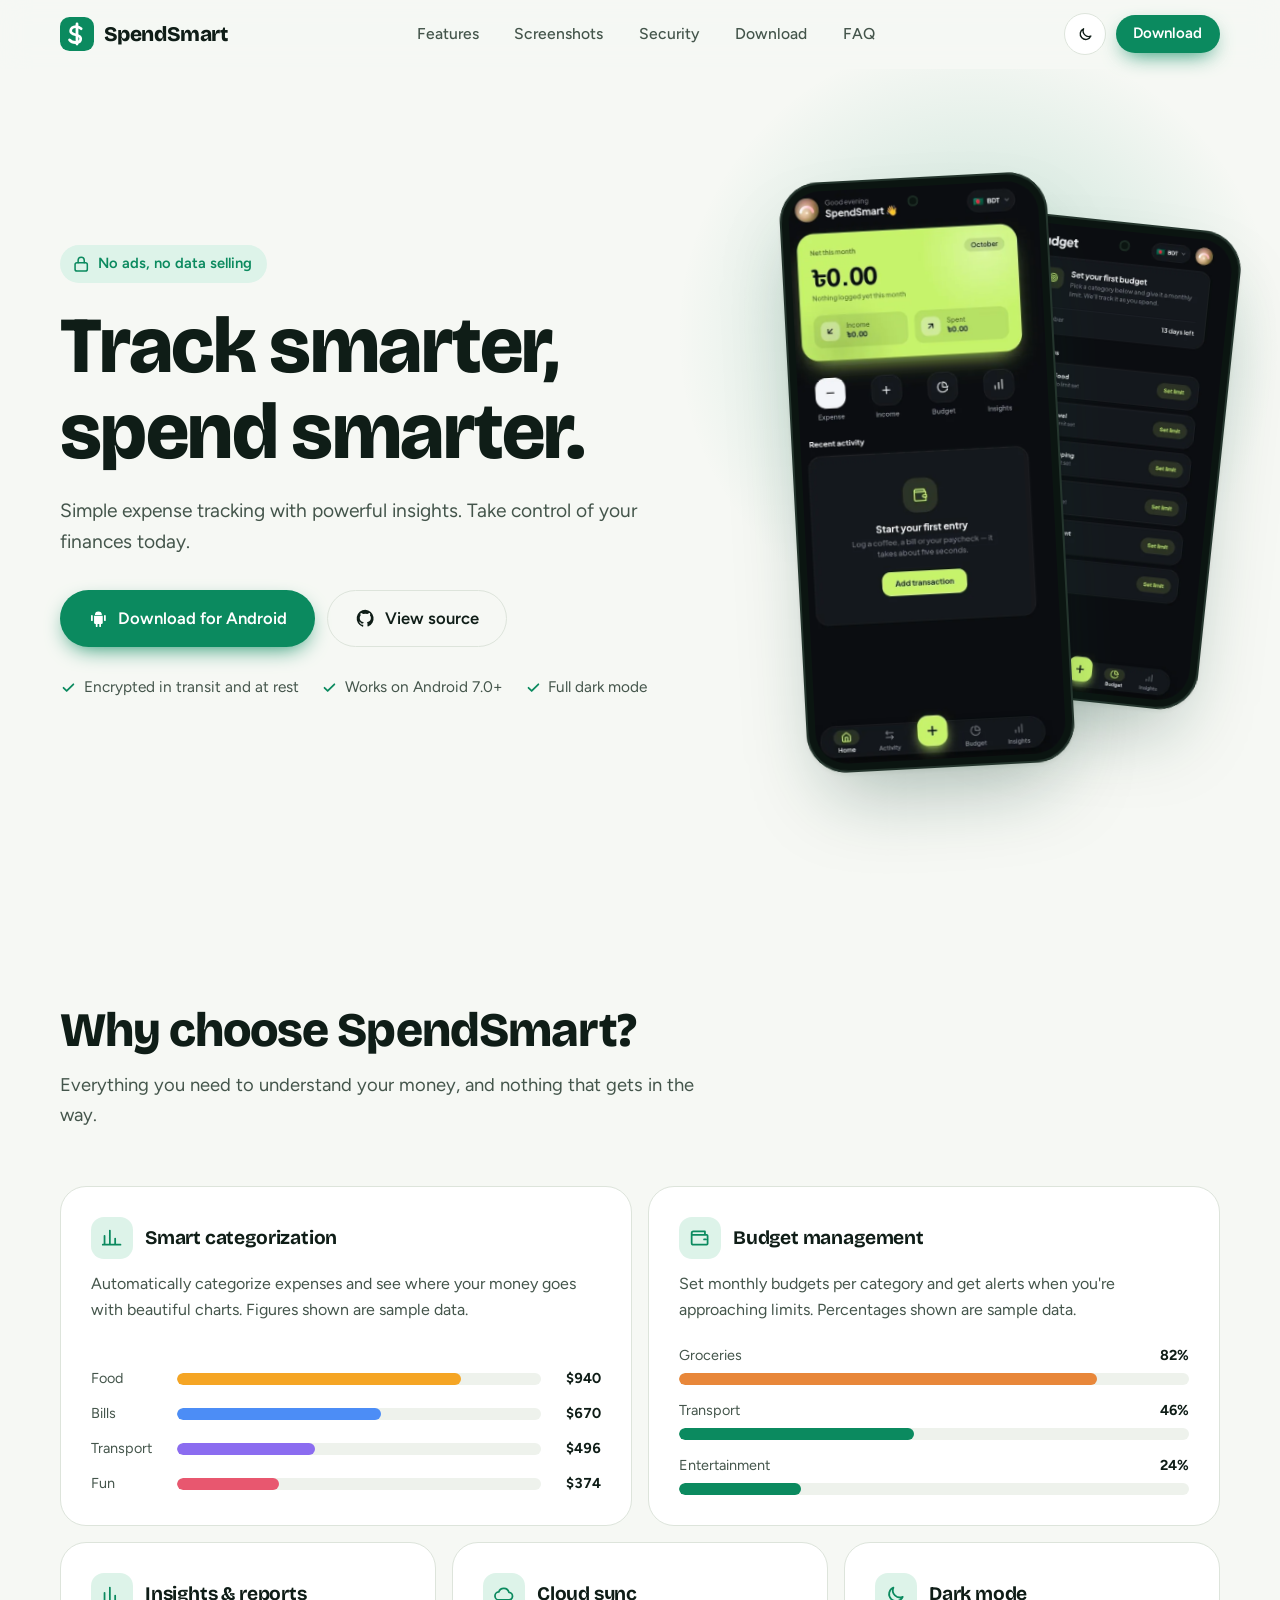
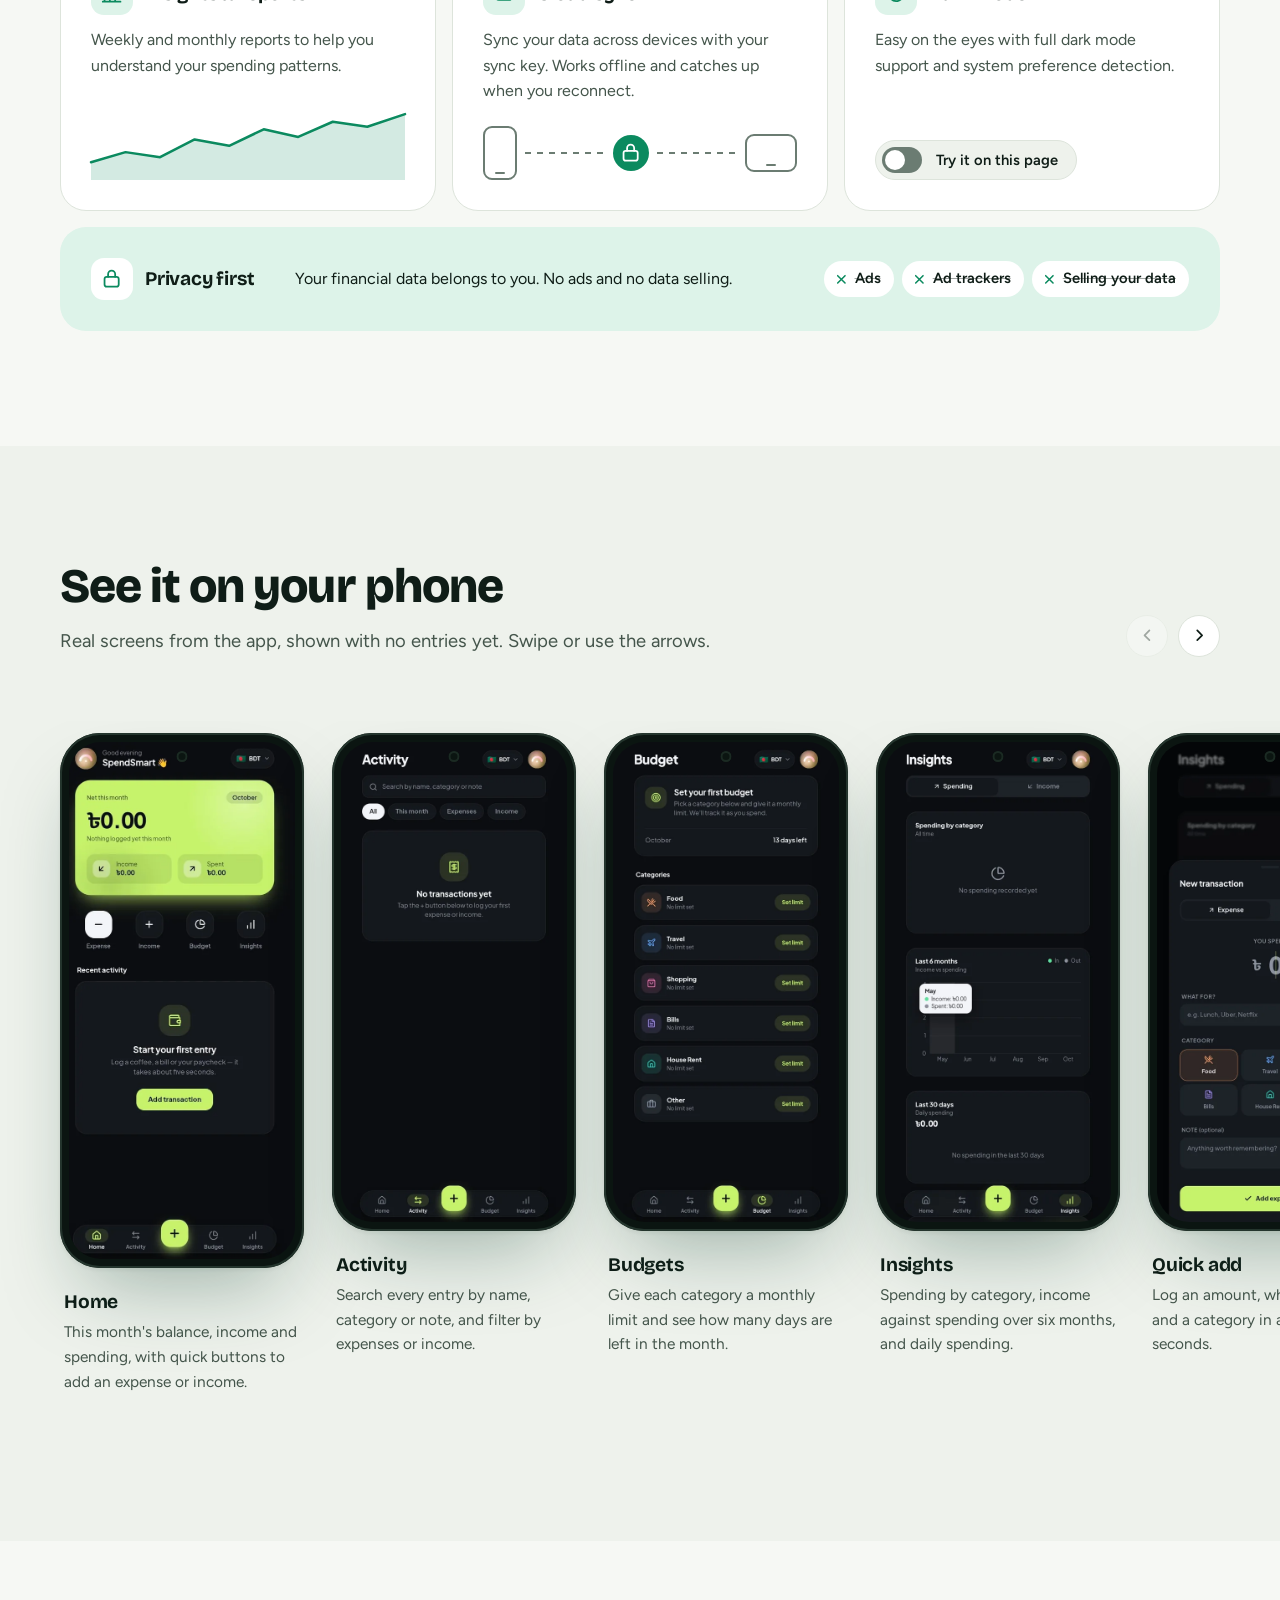
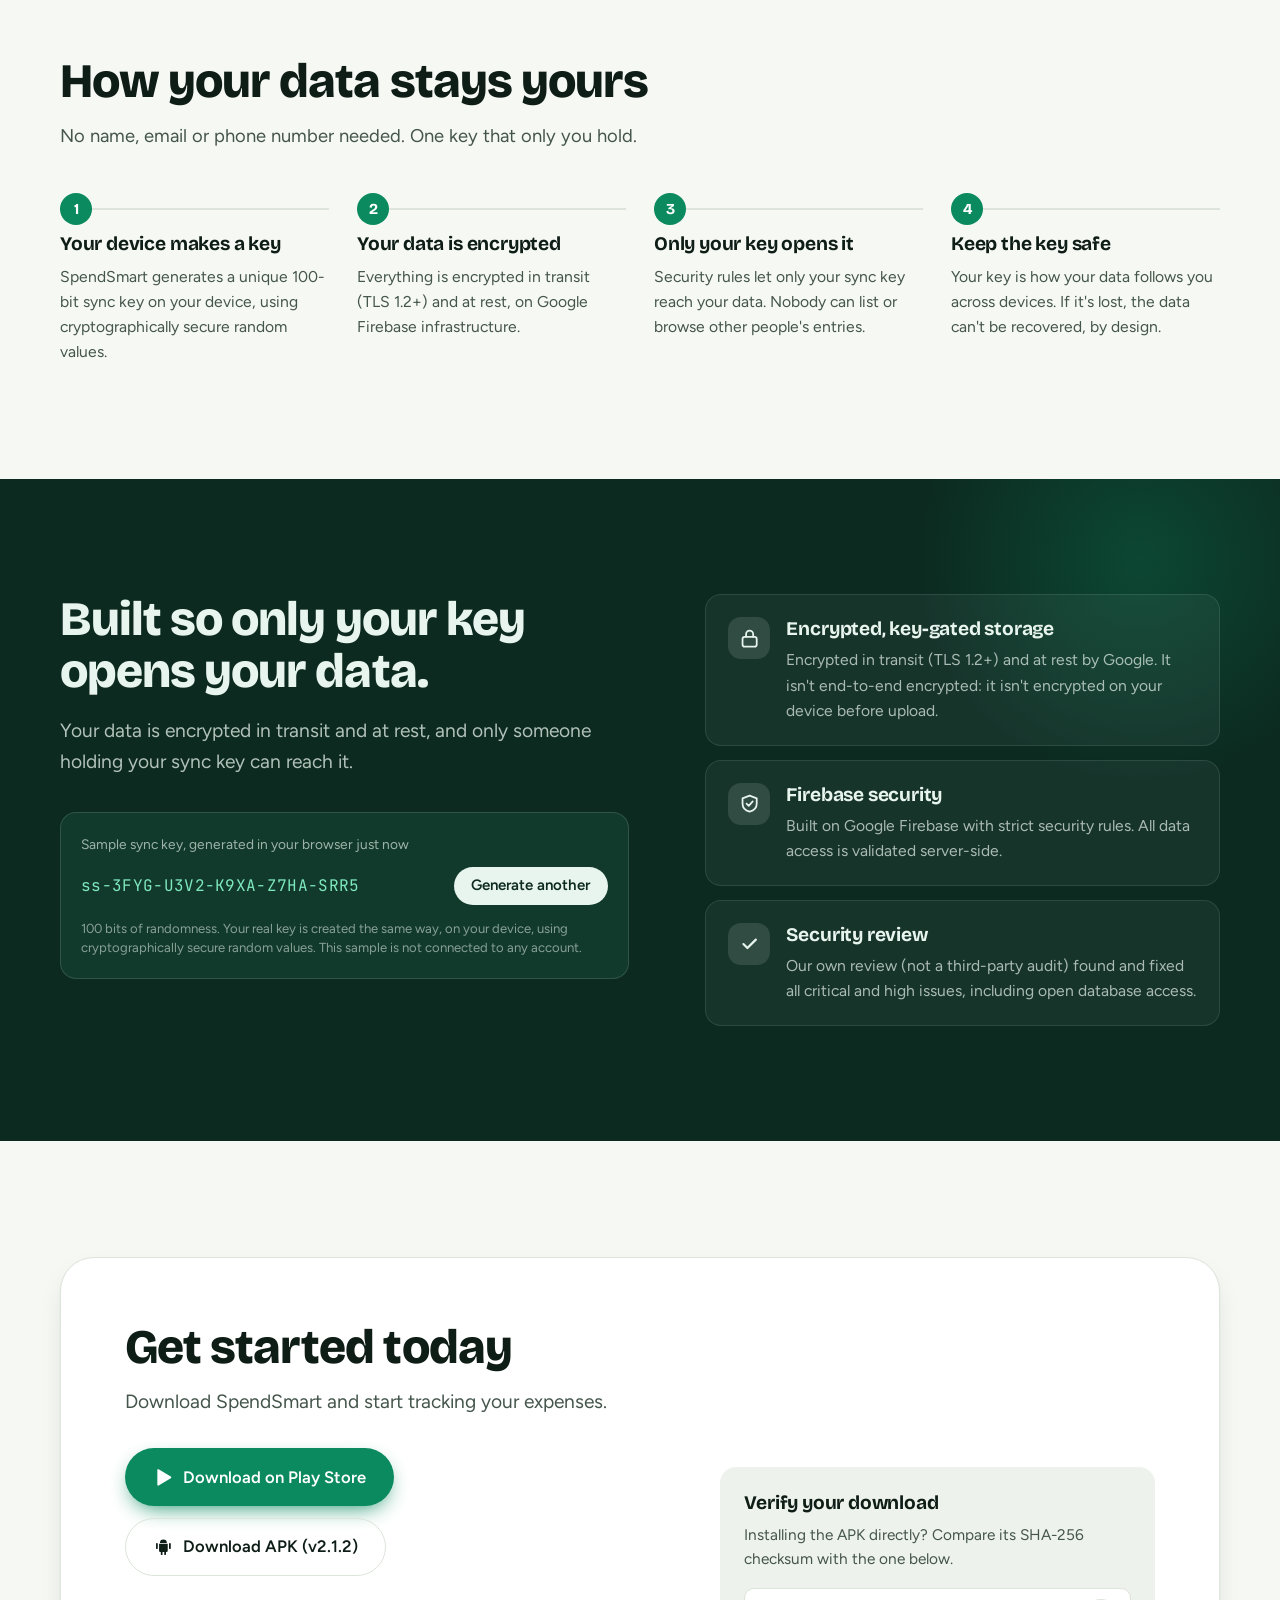
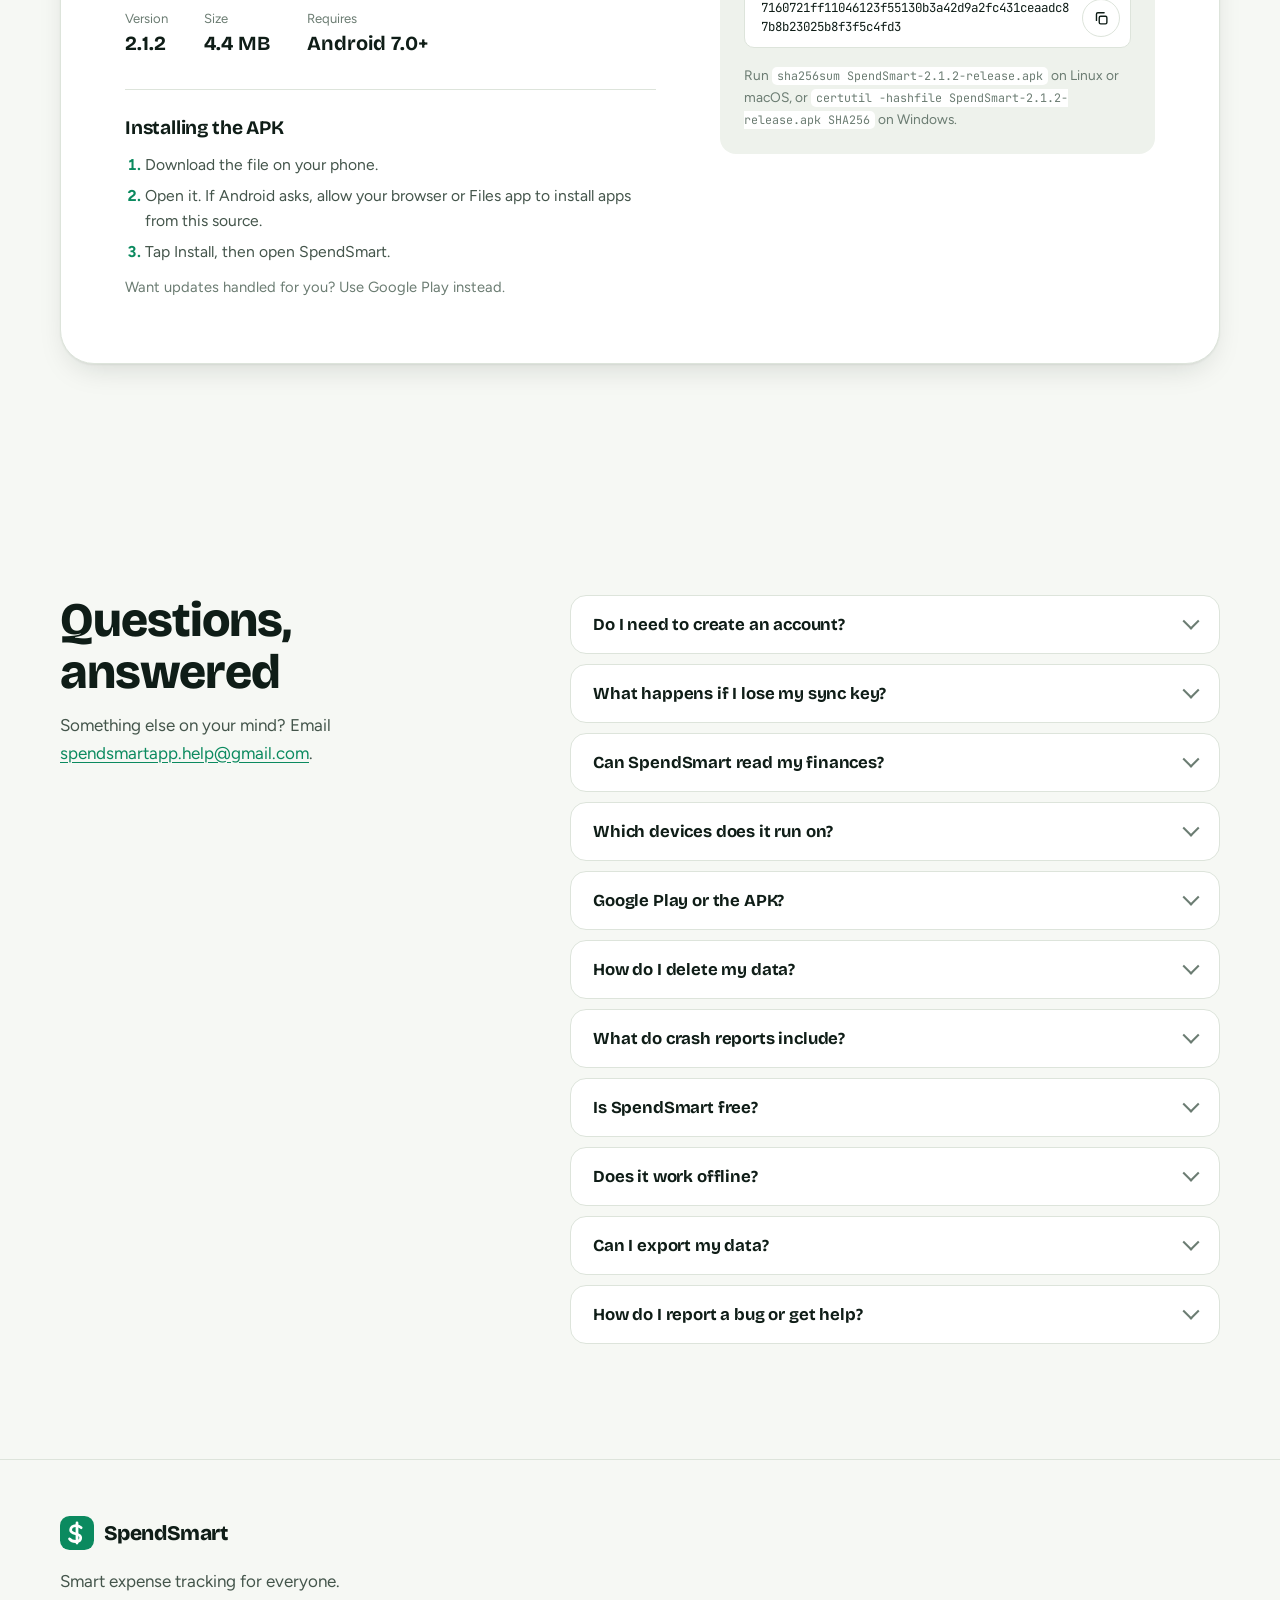
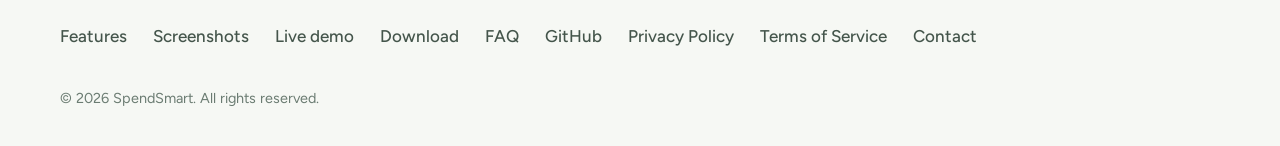
<file: index.html>
<!DOCTYPE html>
<html lang="en">
<head>
  <meta charset="UTF-8">
  <meta name="viewport" content="width=device-width, initial-scale=1.0">
  <title>SpendSmart - Smart Expense Tracking</title>
  <meta name="description" content="SpendSmart - Smart expense tracking made simple. Track your spending, set budgets, and achieve your financial goals.">
  <meta name="theme-color" content="#0B8A5F">
  <meta property="og:type" content="website">
  <meta property="og:title" content="SpendSmart - Smart Expense Tracking">
  <meta property="og:description" content="Simple expense tracking with powerful insights. Private by design, with no ads and no data selling.">
  <meta property="og:url" content="https://mikusan-dot.github.io/Spendsmart_Website/">
  <meta property="og:image" content="https://mikusan-dot.github.io/Spendsmart_Website/public/og-image.png">
  <meta property="og:image:width" content="1200">
  <meta property="og:image:height" content="630">
  <meta property="og:image:alt" content="SpendSmart expense tracking app on two phones">
  <meta name="twitter:card" content="summary_large_image">
  <meta name="twitter:title" content="SpendSmart - Smart Expense Tracking">
  <meta name="twitter:description" content="Simple expense tracking with powerful insights. Private by design, with no ads and no data selling.">
  <meta name="twitter:image" content="https://mikusan-dot.github.io/Spendsmart_Website/public/og-image.png">
  <link rel="canonical" href="https://mikusan-dot.github.io/Spendsmart_Website/">
  <script type="application/ld+json">
  {"@context":"https://schema.org","@type":"SoftwareApplication","name":"SpendSmart","applicationCategory":"FinanceApplication","operatingSystem":"Android 7.0+","softwareVersion":"2.1.2","description":"Simple expense tracking with budgets and insights, with data encrypted in transit and at rest.","url":"https://mikusan-dot.github.io/Spendsmart_Website/","downloadUrl":"https://play.google.com/store/apps/details?id=com.spendsmart.app"}
  </script>
  <link rel="icon" type="image/svg+xml" href="public/favicon.svg">
  <link rel="icon" href="public/favicon.ico" sizes="any">
  <link rel="preconnect" href="https://fonts.googleapis.com">
  <link rel="preconnect" href="https://fonts.gstatic.com" crossorigin>
  <link href="https://fonts.googleapis.com/css2?family=Bricolage+Grotesque:opsz,wght@12..96,500;12..96,700;12..96,800&family=Figtree:wght@400;500;600&family=JetBrains+Mono:wght@500&display=swap" rel="stylesheet">
  <link rel="stylesheet" href="src/styles.css">
  <script>
    /* Apply saved theme before first paint to avoid a flash */
    try { var t = localStorage.getItem('ss-theme'); if (t) document.documentElement.setAttribute('data-theme', t); } catch (e) {}
  </script>
</head>
<body>
  <a class="skip" href="#main">Skip to content</a>

  <svg width="0" height="0" style="position:absolute" aria-hidden="true">
    <defs>
      <symbol id="i-chart" viewBox="0 0 24 24"><path d="M4 20V10M10 20V4M16 20v-7M22 20H2" fill="none" stroke="currentColor" stroke-width="2" stroke-linecap="round"/></symbol>
      <symbol id="i-wallet" viewBox="0 0 24 24"><path d="M3 7a2 2 0 0 1 2-2h13v4M3 7v11a2 2 0 0 0 2 2h15a1 1 0 0 0 1-1V10a1 1 0 0 0-1-1H5a2 2 0 0 1-2-2Zm14 7h2" fill="none" stroke="currentColor" stroke-width="2" stroke-linecap="round" stroke-linejoin="round"/></symbol>
      <symbol id="i-sync" viewBox="0 0 24 24"><path d="M20 11a8 8 0 0 0-14.5-3.5M4 4v4h4M4 13a8 8 0 0 0 14.5 3.5M20 20v-4h-4" fill="none" stroke="currentColor" stroke-width="2" stroke-linecap="round" stroke-linejoin="round"/></symbol>
      <symbol id="i-lock" viewBox="0 0 24 24"><rect x="4" y="10" width="16" height="11" rx="2.5" fill="none" stroke="currentColor" stroke-width="2"/><path d="M8 10V7a4 4 0 0 1 8 0v3" fill="none" stroke="currentColor" stroke-width="2" stroke-linecap="round"/></symbol>
      <symbol id="i-moon" viewBox="0 0 24 24"><path d="M20 14.5A8 8 0 0 1 9.5 4 8 8 0 1 0 20 14.5Z" fill="none" stroke="currentColor" stroke-width="2" stroke-linejoin="round"/></symbol>
      <symbol id="i-sun" viewBox="0 0 24 24"><circle cx="12" cy="12" r="4" fill="none" stroke="currentColor" stroke-width="2"/><path d="M12 2v2M12 20v2M2 12h2M20 12h2M4.9 4.9l1.4 1.4M17.7 17.7l1.4 1.4M4.9 19.1l1.4-1.4M17.7 6.3l1.4-1.4" stroke="currentColor" stroke-width="2" stroke-linecap="round"/></symbol>
      <symbol id="i-shield" viewBox="0 0 24 24"><path d="M12 3 4 6v6c0 4.5 3.2 7.8 8 9 4.8-1.2 8-4.5 8-9V6l-8-3Z" fill="none" stroke="currentColor" stroke-width="2" stroke-linejoin="round"/><path d="m8.5 12 2.5 2.5 4.5-5" fill="none" stroke="currentColor" stroke-width="2" stroke-linecap="round" stroke-linejoin="round"/></symbol>
      <symbol id="i-cloud" viewBox="0 0 24 24"><path d="M7 18a4.5 4.5 0 0 1-.5-9A6 6 0 0 1 18 9.5 4 4 0 0 1 17.5 18H7Z" fill="none" stroke="currentColor" stroke-width="2" stroke-linejoin="round"/></symbol>
      <symbol id="i-check" viewBox="0 0 24 24"><path d="m5 12.5 4.5 4.5L19 7.5" fill="none" stroke="currentColor" stroke-width="2.5" stroke-linecap="round" stroke-linejoin="round"/></symbol>
      <symbol id="i-android" viewBox="0 0 24 24"><path d="M7 9h10v8a1.5 1.5 0 0 1-1.5 1.5H15V21a1 1 0 0 1-2 0v-2.5h-2V21a1 1 0 0 1-2 0v-2.5h-.5A1.5 1.5 0 0 1 7 17V9Zm-3.5 0a1 1 0 0 1 2 0v5a1 1 0 0 1-2 0V9Zm15 0a1 1 0 0 1 2 0v5a1 1 0 0 1-2 0V9ZM8 8a4 4 0 0 1 8 0H8Z" fill="currentColor"/></symbol>
      <symbol id="i-play" viewBox="0 0 24 24"><path d="M5 3.5v17a1 1 0 0 0 1.5.9l14-8.5a1 1 0 0 0 0-1.8l-14-8.5A1 1 0 0 0 5 3.5Z" fill="currentColor"/></symbol>
      <symbol id="i-github" viewBox="0 0 24 24"><path d="M12 2a10 10 0 0 0-3.2 19.5c.5.1.7-.2.7-.5v-1.8c-2.8.6-3.4-1.2-3.4-1.2-.5-1.2-1.1-1.5-1.1-1.5-.9-.6.1-.6.1-.6 1 .1 1.5 1 1.5 1 .9 1.5 2.4 1.1 2.9.8.1-.7.4-1.1.6-1.4-2.2-.3-4.6-1.1-4.6-5a3.9 3.9 0 0 1 1-2.7 3.6 3.6 0 0 1 .1-2.7s.8-.3 2.8 1a9.6 9.6 0 0 1 5 0c2-1.3 2.800-1 2.800-1 .6 1.400.2 2.400.1 2.700a3.900 3.900 0 0 1 1 2.700c0 3.900-2.400 4.700-4.600 5 .4.300.7.900.7 1.800v2.700c0 .3.200.6.700.5A10 10 0 0 0 12 2Z" fill="currentColor"/></symbol>
      <symbol id="i-arrow-l" viewBox="0 0 24 24"><path d="M15 5l-7 7 7 7" fill="none" stroke="currentColor" stroke-width="2.5" stroke-linecap="round" stroke-linejoin="round"/></symbol>
      <symbol id="i-arrow-r" viewBox="0 0 24 24"><path d="M9 5l7 7-7 7" fill="none" stroke="currentColor" stroke-width="2.5" stroke-linecap="round" stroke-linejoin="round"/></symbol>
      <symbol id="i-copy" viewBox="0 0 24 24"><rect x="9" y="9" width="11" height="11" rx="2" fill="none" stroke="currentColor" stroke-width="2"/><path d="M5 15V6a2 2 0 0 1 2-2h9" fill="none" stroke="currentColor" stroke-width="2" stroke-linecap="round"/></symbol>
      <symbol id="i-x" viewBox="0 0 24 24"><path d="m6 6 12 12M18 6 6 18" fill="none" stroke="currentColor" stroke-width="2.5" stroke-linecap="round"/></symbol>
      <symbol id="logo" viewBox="0 0 32 32"><rect width="32" height="32" rx="9" fill="currentColor"/><path d="M9 21.500c1.200 1.500 3.200 2.500 5.500 2.500 3 0 5-1.400 5-3.600 0-5-9.500-2.400-9.500-7.200C10 10.700 12 9 15 9c2 0 3.700.7 4.900 2" fill="none" stroke="#fff" stroke-width="2.600" stroke-linecap="round"/><path d="M16 6.500v19" stroke="#fff" stroke-width="2.600" stroke-linecap="round"/></symbol>
    </defs>
  </svg>

  <header class="nav" id="top">
    <div class="wrap nav__in">
      <a class="brand" href="#top" aria-label="SpendSmart home">
        <svg class="brand__mark" aria-hidden="true"><use href="#logo"/></svg>
        <span>SpendSmart</span>
      </a>
      <nav class="nav__links" id="menu" aria-label="Main">
        <a href="#features">Features</a>
        <a href="#screens">Screenshots</a>
        <a href="#security">Security</a>
        <a href="#download">Download</a>
        <a href="#faq">FAQ</a>
      </nav>
      <div class="nav__actions">
        <button class="icon-btn" id="themeBtn" type="button" aria-label="Switch to dark mode">
          <svg class="i-moon" aria-hidden="true"><use href="#i-moon"/></svg>
          <svg class="i-sun" aria-hidden="true"><use href="#i-sun"/></svg>
        </button>
        <a class="btn btn--sm btn--primary nav__cta" href="#download">Download</a>
        <button class="icon-btn nav__toggle" id="menuBtn" type="button" aria-expanded="false" aria-controls="menu" aria-label="Open menu">
          <span class="burger" aria-hidden="true"></span>
        </button>
      </div>
    </div>
  </header>

  <main id="main">
    <!-- HERO -->
    <section class="hero">
      <div class="wrap hero__grid">
        <div class="hero__copy">
          <p class="pill"><svg aria-hidden="true"><use href="#i-lock"/></svg> No ads, no data selling</p>
          <h1>Track smarter,<br>spend smarter.</h1>
          <p class="lead">Simple expense tracking with powerful insights. Take control of your finances today.</p>
          <div class="hero__cta">
            <a class="btn btn--primary btn--lg" href="#download"><svg aria-hidden="true"><use href="#i-android"/></svg> Download for Android</a>
            <a class="btn btn--ghost btn--lg" href="https://github.com/mikusan-dot/Spendsmart_Website" rel="noopener"><svg aria-hidden="true"><use href="#i-github"/></svg> View source</a>
          </div>
          <ul class="hero__facts">
            <li><svg aria-hidden="true"><use href="#i-check"/></svg> Encrypted in transit and at rest</li>
            <li><svg aria-hidden="true"><use href="#i-check"/></svg> Works on Android 7.0+</li>
            <li><svg aria-hidden="true"><use href="#i-check"/></svg> Full dark mode</li>
          </ul>
        </div>

        <!-- Phones: real app screens -->
        <div class="stage">
          <div class="phone phone--back" aria-hidden="true">
            <span class="phone__cam"></span>
            <div class="screen"><img src="public/screens/budget.webp" alt="" width="540" height="1148"></div>
          </div>
          <div class="phone phone--front">
            <span class="phone__cam"></span>
            <div class="screen"><img src="public/screens/home.webp" alt="SpendSmart home screen with this month's balance, income and spending, and quick buttons to add an expense or income" width="540" height="1148" fetchpriority="high"></div>
          </div>
        </div>
      </div>
    </section>

    <!-- FEATURES -->
    <section class="section" id="features">
      <div class="wrap">
        <div class="section__head">
          <h2>Why choose SpendSmart?</h2>
          <p>Everything you need to understand your money, and nothing that gets in the way.</p>
        </div>

        <div class="bento">
          <article class="tile tile--cat">
            <div class="tile__head">
              <span class="ic"><svg aria-hidden="true"><use href="#i-chart"/></svg></span>
              <h3>Smart categorization</h3>
            </div>
            <p>Automatically categorize expenses and see where your money goes with beautiful charts. Figures shown are sample data.</p>
            <div class="bars" aria-hidden="true">
              <div class="bars__row"><span>Food</span><i style="--w:78%;--c:#F5A524"></i><b>$940</b></div>
              <div class="bars__row"><span>Bills</span><i style="--w:56%;--c:#4C8DF6"></i><b>$670</b></div>
              <div class="bars__row"><span>Transport</span><i style="--w:38%;--c:#8B6CF0"></i><b>$496</b></div>
              <div class="bars__row"><span>Fun</span><i style="--w:28%;--c:#E8576F"></i><b>$374</b></div>
            </div>
          </article>

          <article class="tile tile--budget">
            <div class="tile__head">
              <span class="ic"><svg aria-hidden="true"><use href="#i-wallet"/></svg></span>
              <h3>Budget management</h3>
            </div>
            <p>Set monthly budgets per category and get alerts when you're approaching limits. Percentages shown are sample data.</p>
            <div class="meters" aria-hidden="true">
              <div class="meter"><div class="meter__top"><span>Groceries</span><b>82%</b></div><div class="meter__bar warn"><i style="--w:82%"></i></div></div>
              <div class="meter"><div class="meter__top"><span>Transport</span><b>46%</b></div><div class="meter__bar"><i style="--w:46%"></i></div></div>
              <div class="meter"><div class="meter__top"><span>Entertainment</span><b>24%</b></div><div class="meter__bar"><i style="--w:24%"></i></div></div>
            </div>
          </article>

          <article class="tile tile--insights">
            <div class="tile__head">
              <span class="ic"><svg aria-hidden="true"><use href="#i-chart"/></svg></span>
              <h3>Insights &amp; reports</h3>
            </div>
            <p>Weekly and monthly reports to help you understand your spending patterns.</p>
            <svg class="spark" viewBox="0 0 200 60" preserveAspectRatio="none" aria-hidden="true">
              <path class="spark__area" d="M0 46 L22 38 L44 42 L66 28 L88 33 L110 20 L132 26 L154 14 L176 18 L200 8 L200 60 L0 60Z"/>
              <path class="spark__line" d="M0 46 L22 38 L44 42 L66 28 L88 33 L110 20 L132 26 L154 14 L176 18 L200 8"/>
            </svg>
          </article>

          <article class="tile tile--sync">
            <div class="tile__head">
              <span class="ic"><svg aria-hidden="true"><use href="#i-cloud"/></svg></span>
              <h3>Cloud sync</h3>
            </div>
            <p>Sync your data across devices with your sync key. Works offline and catches up when you reconnect.</p>
            <div class="syncviz" aria-hidden="true">
              <span class="dev dev--a"></span>
              <span class="syncviz__line"></span>
              <span class="syncviz__lock"><svg><use href="#i-lock"/></svg></span>
              <span class="syncviz__line"></span>
              <span class="dev dev--b"></span>
            </div>
          </article>

          <article class="tile tile--dark">
            <div class="tile__head">
              <span class="ic"><svg aria-hidden="true"><use href="#i-moon"/></svg></span>
              <h3>Dark mode</h3>
            </div>
            <p>Easy on the eyes with full dark mode support and system preference detection.</p>
            <button class="switch" id="demoSwitch" type="button" role="switch" aria-checked="false">
              <span class="switch__knob"></span>
              <span class="switch__label">Try it on this page</span>
            </button>
          </article>

          <article class="tile tile--privacy">
            <div class="tile__head">
              <span class="ic"><svg aria-hidden="true"><use href="#i-lock"/></svg></span>
              <h3>Privacy first</h3>
            </div>
            <p>Your financial data belongs to you. No ads and no data selling.</p>
            <ul class="nos">
              <li><svg aria-hidden="true"><use href="#i-x"/></svg> Ads</li>
              <li><svg aria-hidden="true"><use href="#i-x"/></svg> Ad trackers</li>
              <li><svg aria-hidden="true"><use href="#i-x"/></svg> Selling your data</li>
            </ul>
          </article>
        </div>
      </div>
    </section>

    <!-- SCREENSHOTS -->
    <section class="section section--tint" id="screens">
      <div class="wrap section__row">
        <div class="section__head">
          <h2>See it on your phone</h2>
          <p>Real screens from the app, shown with no entries yet. Swipe or use the arrows.</p>
        </div>
        <div class="gallery__ctrl">
          <button class="icon-btn" id="galPrev" type="button" aria-label="Previous screenshots"><svg aria-hidden="true"><use href="#i-arrow-l"/></svg></button>
          <button class="icon-btn" id="galNext" type="button" aria-label="Next screenshots"><svg aria-hidden="true"><use href="#i-arrow-r"/></svg></button>
        </div>
      </div>
      <div class="gallery__track" id="galTrack" tabindex="0" role="region" aria-label="App screenshots">
        <figure class="shot">
          <div class="phone phone--s">
            <span class="phone__cam"></span>
            <div class="screen"><img src="public/screens/home.webp" alt="Home screen showing the monthly balance card and a Recent activity list" width="540" height="1148" loading="lazy"></div>
          </div>
          <figcaption><h3>Home</h3><p>This month's balance, income and spending, with quick buttons to add an expense or income.</p></figcaption>
        </figure>
        <figure class="shot">
          <div class="phone phone--s">
            <span class="phone__cam"></span>
            <div class="screen"><img src="public/screens/activity.webp" alt="Activity screen with a search bar and All, This month, Expenses and Income filters" width="540" height="1148" loading="lazy"></div>
          </div>
          <figcaption><h3>Activity</h3><p>Search every entry by name, category or note, and filter by expenses or income.</p></figcaption>
        </figure>
        <figure class="shot">
          <div class="phone phone--s">
            <span class="phone__cam"></span>
            <div class="screen"><img src="public/screens/budget.webp" alt="Budget screen listing Food, Travel, Shopping, Bills, House Rent and Other with a Set limit button each" width="540" height="1148" loading="lazy"></div>
          </div>
          <figcaption><h3>Budgets</h3><p>Give each category a monthly limit and see how many days are left in the month.</p></figcaption>
        </figure>
        <figure class="shot">
          <div class="phone phone--s">
            <span class="phone__cam"></span>
            <div class="screen"><img src="public/screens/insights.webp" alt="Insights screen with spending by category, a six-month income versus spending chart and a 30-day view" width="540" height="1148" loading="lazy"></div>
          </div>
          <figcaption><h3>Insights</h3><p>Spending by category, income against spending over six months, and daily spending.</p></figcaption>
        </figure>
        <figure class="shot">
          <div class="phone phone--s">
            <span class="phone__cam"></span>
            <div class="screen"><img src="public/screens/add.webp" alt="New transaction sheet with an amount field, a what-for field and category buttons" width="540" height="1148" loading="lazy"></div>
          </div>
          <figcaption><h3>Quick add</h3><p>Log an amount, what it was for and a category in about five seconds.</p></figcaption>
        </figure>
        <figure class="shot">
          <div class="phone phone--s">
            <span class="phone__cam"></span>
            <div class="screen"><img src="public/screens/profile.webp" alt="Profile screen with level, streak and badge counters and preference switches" width="540" height="1148" loading="lazy"></div>
          </div>
          <figcaption><h3>Profile</h3><p>Levels, badges and streaks, plus sound, haptic and daily reminder settings.</p></figcaption>
        </figure>
      </div>
    </section>

    <!-- HOW IT WORKS -->
    <section class="section" id="how">
      <div class="wrap">
        <div class="section__head">
          <h2>How your data stays yours</h2>
          <p>No name, email or phone number needed. One key that only you hold.</p>
        </div>
        <ol class="steps">
          <li>
            <h3>Your device makes a key</h3>
            <p>SpendSmart generates a unique 100-bit sync key on your device, using cryptographically secure random values.</p>
          </li>
          <li>
            <h3>Your data is encrypted</h3>
            <p>Everything is encrypted in transit (TLS 1.2+) and at rest, on Google Firebase infrastructure.</p>
          </li>
          <li>
            <h3>Only your key opens it</h3>
            <p>Security rules let only your sync key reach your data. Nobody can list or browse other people's entries.</p>
          </li>
          <li>
            <h3>Keep the key safe</h3>
            <p>Your key is how your data follows you across devices. If it's lost, the data can't be recovered, by design.</p>
          </li>
        </ol>
      </div>
    </section>

    <!-- SECURITY -->
    <section class="security" id="security">
      <div class="wrap security__grid">
        <div class="security__copy">
          <h2>Built so only your key opens your data.</h2>
          <p class="lead">Your data is encrypted in transit and at rest, and only someone holding your sync key can reach it.</p>

          <div class="keybox">
            <p class="keybox__label" id="keyLabel">Sample sync key, generated in your browser just now</p>
            <div class="keybox__row">
              <code id="keyOut" aria-labelledby="keyLabel">ss-XXXX-XXXX-XXXX-XXXX-XXXX</code>
              <button class="btn btn--sm btn--light" id="keyBtn" type="button">Generate another</button>
            </div>
            <p class="keybox__note">100 bits of randomness. Your real key is created the same way, on your device, using cryptographically secure random values. This sample is not connected to any account.</p>
          </div>
        </div>

        <ul class="points">
          <li>
            <span class="ic ic--inv"><svg aria-hidden="true"><use href="#i-lock"/></svg></span>
            <div>
              <h3>Encrypted, key-gated storage</h3>
              <p>Encrypted in transit (TLS 1.2+) and at rest by Google. It isn't end-to-end encrypted: it isn't encrypted on your device before upload.</p>
            </div>
          </li>
          <li>
            <span class="ic ic--inv"><svg aria-hidden="true"><use href="#i-shield"/></svg></span>
            <div>
              <h3>Firebase security</h3>
              <p>Built on Google Firebase with strict security rules. All data access is validated server-side.</p>
            </div>
          </li>
          <li>
            <span class="ic ic--inv"><svg aria-hidden="true"><use href="#i-check"/></svg></span>
            <div>
              <h3>Security review</h3>
              <p>Our own review (not a third-party audit) found and fixed all critical and high issues, including open database access.</p>
            </div>
          </li>
        </ul>
      </div>
    </section>

    <!-- DOWNLOAD -->
    <section class="section" id="download">
      <div class="wrap">
        <div class="dl">
          <div class="dl__copy">
            <h2>Get started today</h2>
            <p class="lead">Download SpendSmart and start tracking your expenses.</p>
            <div class="dl__btns">
              <a class="btn btn--primary btn--lg" href="https://play.google.com/store/apps/details?id=com.spendsmart.app" rel="noopener"><svg aria-hidden="true"><use href="#i-play"/></svg> Download on Play Store</a>
              <a class="btn btn--ghost btn--lg" href="downloads/SpendSmart-2.1.2-release.apk" download><svg aria-hidden="true"><use href="#i-android"/></svg> Download APK (v2.1.2)</a>
            </div>
            <dl class="specs">
              <div><dt>Version</dt><dd>2.1.2</dd></div>
              <div><dt>Size</dt><dd>4.4 MB</dd></div>
              <div><dt>Requires</dt><dd>Android 7.0+</dd></div>
            </dl>
            <div class="apk">
              <h3>Installing the APK</h3>
              <ol>
                <li>Download the file on your phone.</li>
                <li>Open it. If Android asks, allow your browser or Files app to install apps from this source.</li>
                <li>Tap Install, then open SpendSmart.</li>
              </ol>
              <p>Want updates handled for you? Use Google Play instead.</p>
            </div>
          </div>

          <div class="verify">
            <h3>Verify your download</h3>
            <p>Installing the APK directly? Compare its SHA-256 checksum with the one below.</p>
            <div class="hash">
              <code id="hashText">7160721ff11046123f55130b3a42d9a2fc431ceaadc87b8b23025b8f3f5c4fd3</code>
              <button class="icon-btn" id="hashBtn" type="button" aria-label="Copy SHA-256 checksum"><svg aria-hidden="true"><use href="#i-copy"/></svg></button>
            </div>
            <p class="verify__hint">Run <code>sha256sum SpendSmart-2.1.2-release.apk</code> on Linux or macOS, or <code>certutil -hashfile SpendSmart-2.1.2-release.apk SHA256</code> on Windows.</p>
            <p class="sr-only" id="copyStatus" role="status" aria-live="polite"></p>
          </div>
        </div>
      </div>
    </section>

    <!-- FAQ -->
    <section class="section" id="faq">
      <div class="wrap faq">
        <div class="faq__head">
          <h2>Questions, answered</h2>
          <p>Something else on your mind? Email <a href="mailto:spendsmartapp.help@gmail.com">spendsmartapp.help@gmail.com</a>.</p>
        </div>
        <div class="faq__list">
          <details>
            <summary>Do I need to create an account?</summary>
            <p>No name, email or phone number is needed. SpendSmart generates a sync key on your device, and that key is how your data is found and protected.</p>
          </details>
          <details>
            <summary>What happens if I lose my sync key?</summary>
            <p>Your data can't be recovered. That's by design: we can't reset the key for you, so keep it somewhere safe.</p>
          </details>
          <details>
            <summary>Can SpendSmart read my finances?</summary>
            <p>Your data isn't end-to-end encrypted. It's encrypted in transit and at rest by Google, and database rules let only your sync key reach it. It isn't encrypted on your device before upload, so someone with administrative access to the project's Firebase console could technically view stored data. We don't sell, rent or share your data, and Google Firebase processes it only to run the service.</p>
          </details>
          <details>
            <summary>Which devices does it run on?</summary>
            <p>SpendSmart is currently available for Android 7.0 and newer, from Google Play or as a direct APK.</p>
          </details>
          <details>
            <summary>Google Play or the APK?</summary>
            <p>Google Play is the easiest option and keeps the app updated for you. The APK is for people who prefer to install directly. Compare its SHA-256 checksum with the one on this page before you install.</p>
          </details>
          <details>
            <summary>How do I delete my data?</summary>
            <p>You can delete all of it from inside the app at any time, or email spendsmartapp.help@gmail.com. After deletion, data is removed from active storage within 30 days.</p>
          </details>
          <details>
            <summary>What do crash reports include?</summary>
            <p>Crash reports and performance metrics are collected through Firebase Crashlytics to help fix bugs. SpendSmart doesn't collect location data, contacts or browsing history.</p>
          </details>
          <details>
            <summary>Is SpendSmart free?</summary>
            <p>Yes. The app is free to use and has no ads.</p>
          </details>
          <details>
            <summary>Does it work offline?</summary>
            <p>Yes. You can add and view entries without a connection, and they sync when you're back online.</p>
          </details>
          <details>
            <summary>Can I export my data?</summary>
            <p>Yes. In Profile, open Your data and choose Export report to create a monthly PDF summary you can save or share.</p>
          </details>
          <details>
            <summary>How do I report a bug or get help?</summary>
            <p>Email spendsmartapp.help@gmail.com, or open an issue on <a href="https://github.com/mikusan-dot/Spendsmart_Website/issues" rel="noopener">GitHub</a>.</p>
          </details>
        </div>
      </div>
    </section>
  </main>

  <footer class="foot">
    <div class="wrap foot__in">
      <div>
        <a class="brand" href="#top" aria-label="SpendSmart home">
          <svg class="brand__mark" aria-hidden="true"><use href="#logo"/></svg>
          <span>SpendSmart</span>
        </a>
        <p>Smart expense tracking for everyone.</p>
      </div>
      <nav class="foot__links" aria-label="Footer">
        <a href="#features">Features</a>
        <a href="#screens">Screenshots</a>
        <a href="#features">Live demo</a>
        <a href="#download">Download</a>
        <a href="#faq">FAQ</a>
        <a href="https://github.com/mikusan-dot/Spendsmart_Website" rel="noopener">GitHub</a>
        <a href="privacy.html">Privacy Policy</a>
        <a href="terms.html">Terms of Service</a>
        <a href="mailto:spendsmartapp.help@gmail.com">Contact</a>
      </nav>
    </div>
    <div class="wrap foot__legal">&copy; 2026 SpendSmart. All rights reserved.</div>
  </footer>

  <script src="src/app.js"></script>
</body>
</html>
</file>
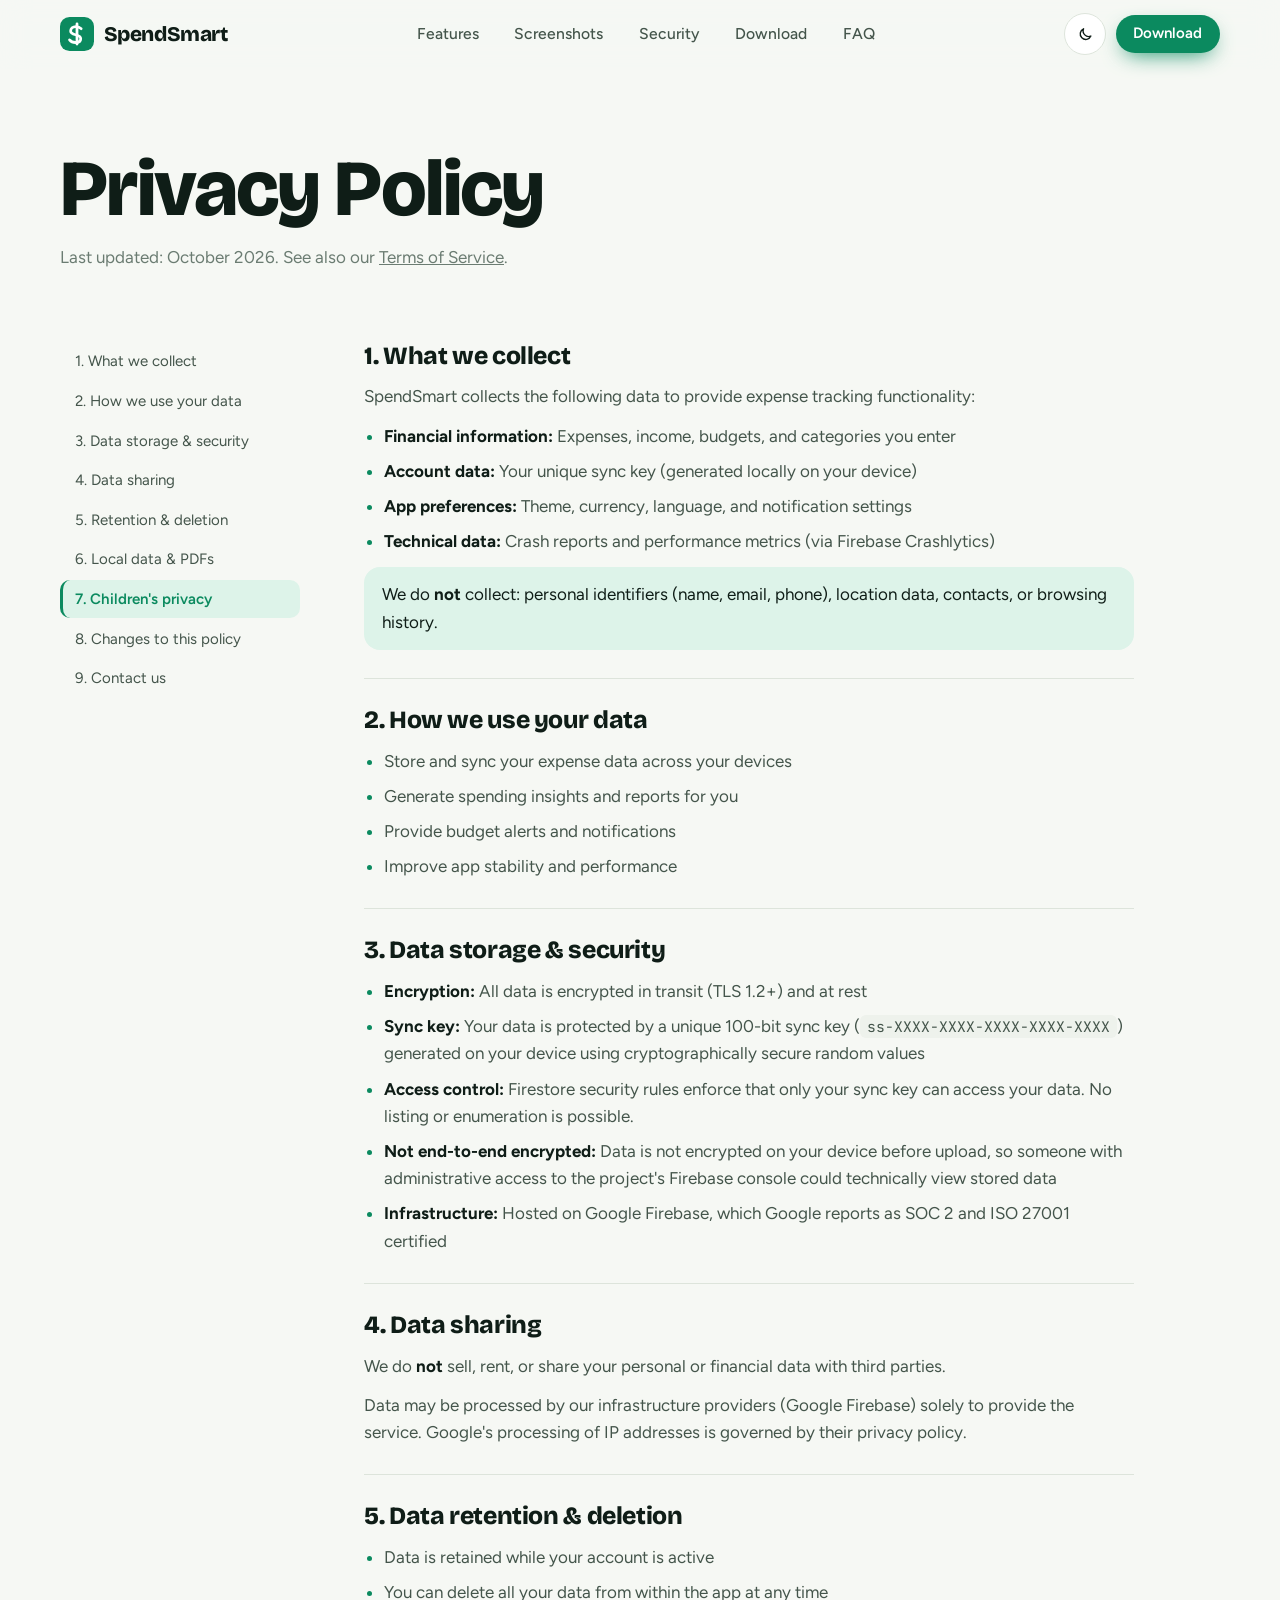
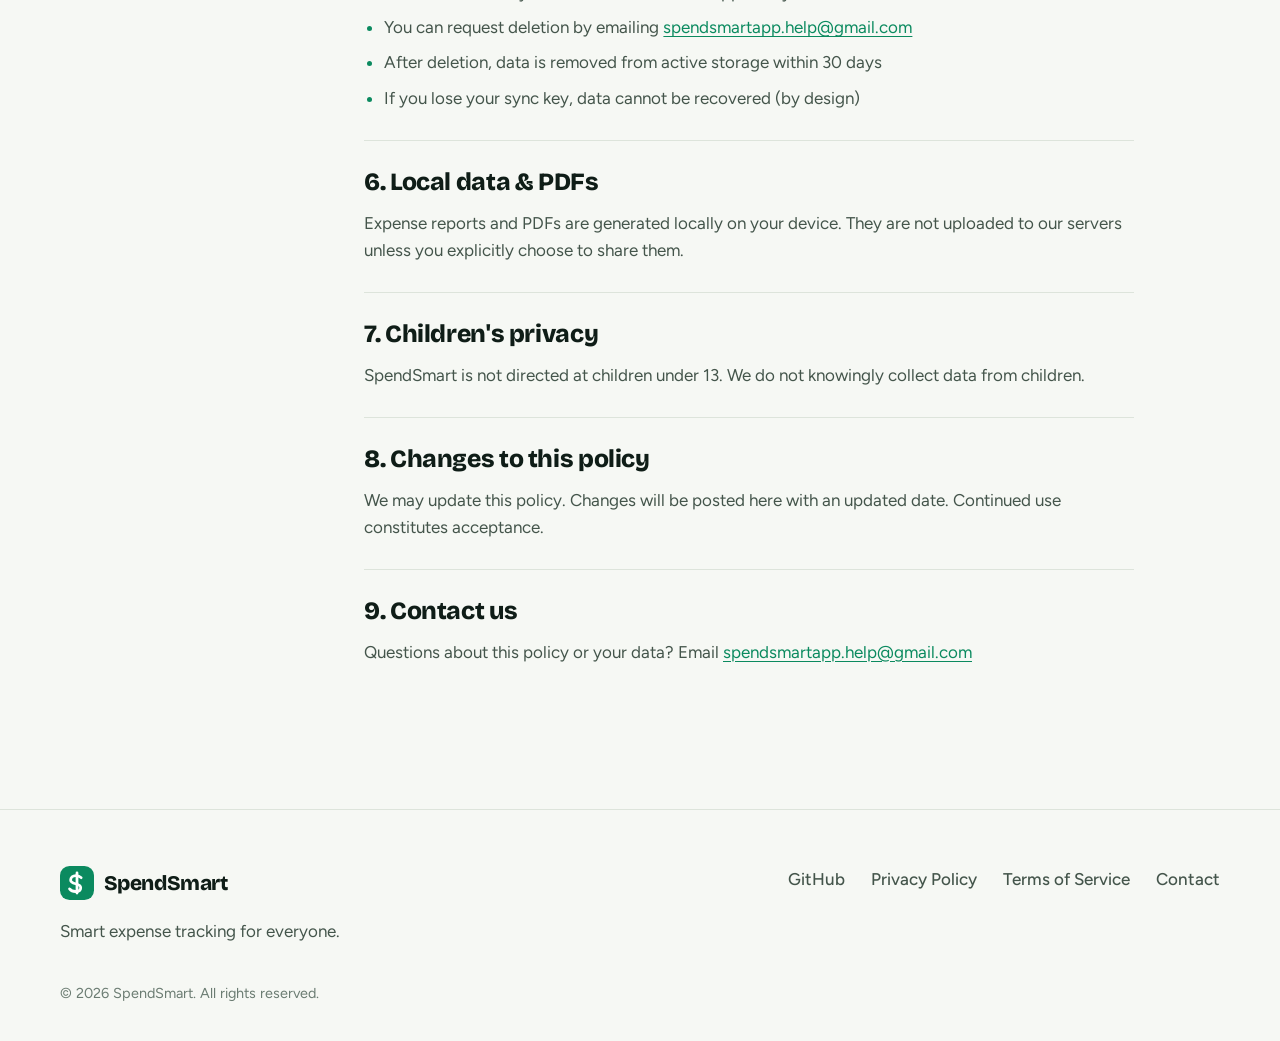
<file: privacy.html>
<!DOCTYPE html>
<html lang="en">
<head>
  <meta charset="UTF-8">
  <meta name="viewport" content="width=device-width, initial-scale=1.0">
  <title>Privacy Policy - SpendSmart</title>
  <meta name="description" content="SpendSmart Privacy Policy - How we collect, use, and protect your data.">
  <meta name="theme-color" content="#0B8A5F">
  <link rel="canonical" href="https://mikusan-dot.github.io/Spendsmart_Website/privacy.html">
  <link rel="icon" type="image/svg+xml" href="public/favicon.svg">
  <link rel="icon" href="public/favicon.ico" sizes="any">
  <link rel="preconnect" href="https://fonts.googleapis.com">
  <link rel="preconnect" href="https://fonts.gstatic.com" crossorigin>
  <link href="https://fonts.googleapis.com/css2?family=Bricolage+Grotesque:opsz,wght@12..96,500;12..96,700;12..96,800&family=Figtree:wght@400;500;600&family=JetBrains+Mono:wght@500&display=swap" rel="stylesheet">
  <link rel="stylesheet" href="src/styles.css">
  <script>
    try { var t = localStorage.getItem('ss-theme'); if (t) document.documentElement.setAttribute('data-theme', t); } catch (e) {}
  </script>
</head>
<body>
  <a class="skip" href="#main">Skip to content</a>

  <svg width="0" height="0" style="position:absolute" aria-hidden="true">
    <defs>
      <symbol id="i-moon" viewBox="0 0 24 24"><path d="M20 14.5A8 8 0 0 1 9.5 4 8 8 0 1 0 20 14.5Z" fill="none" stroke="currentColor" stroke-width="2" stroke-linejoin="round"/></symbol>
      <symbol id="i-sun" viewBox="0 0 24 24"><circle cx="12" cy="12" r="4" fill="none" stroke="currentColor" stroke-width="2"/><path d="M12 2v2M12 20v2M2 12h2M20 12h2M4.9 4.9l1.4 1.4M17.7 17.7l1.4 1.4M4.9 19.1l1.4-1.4M17.7 6.3l1.4-1.4" stroke="currentColor" stroke-width="2" stroke-linecap="round"/></symbol>
      <symbol id="logo" viewBox="0 0 32 32"><rect width="32" height="32" rx="9" fill="currentColor"/><path d="M9 21.500c1.200 1.500 3.200 2.500 5.500 2.500 3 0 5-1.400 5-3.600 0-5-9.500-2.400-9.500-7.200C10 10.700 12 9 15 9c2 0 3.700.7 4.900 2" fill="none" stroke="#fff" stroke-width="2.600" stroke-linecap="round"/><path d="M16 6.500v19" stroke="#fff" stroke-width="2.600" stroke-linecap="round"/></symbol>
    </defs>
  </svg>

  <header class="nav" id="top">
    <div class="wrap nav__in">
      <a class="brand" href="index.html" aria-label="SpendSmart home">
        <svg class="brand__mark" aria-hidden="true"><use href="#logo"/></svg>
        <span>SpendSmart</span>
      </a>
      <nav class="nav__links" id="menu" aria-label="Main">
        <a href="index.html#features">Features</a>
        <a href="index.html#screens">Screenshots</a>
        <a href="index.html#security">Security</a>
        <a href="index.html#download">Download</a>
        <a href="index.html#faq">FAQ</a>
      </nav>
      <div class="nav__actions">
        <button class="icon-btn" id="themeBtn" type="button" aria-label="Switch to dark mode">
          <svg class="i-moon" aria-hidden="true"><use href="#i-moon"/></svg>
          <svg class="i-sun" aria-hidden="true"><use href="#i-sun"/></svg>
        </button>
        <a class="btn btn--sm btn--primary nav__cta" href="index.html#download">Download</a>
        <button class="icon-btn nav__toggle" id="menuBtn" type="button" aria-expanded="false" aria-controls="menu" aria-label="Open menu">
          <span class="burger" aria-hidden="true"></span>
        </button>
      </div>
    </div>
  </header>

  <main id="main" class="doc">
    <div class="wrap doc__grid">
      <div class="doc__head">
        <h1>Privacy Policy</h1>
        <p>Last updated: October 2026. See also our <a href="terms.html">Terms of Service</a>.</p>
      </div>

      <nav class="toc" aria-label="On this page">
        <a href="#collect">1. What we collect</a>
        <a href="#use">2. How we use your data</a>
        <a href="#security">3. Data storage &amp; security</a>
        <a href="#sharing">4. Data sharing</a>
        <a href="#retention">5. Retention &amp; deletion</a>
        <a href="#local">6. Local data &amp; PDFs</a>
        <a href="#children">7. Children's privacy</a>
        <a href="#changes">8. Changes to this policy</a>
        <a href="#contact">9. Contact us</a>
      </nav>

      <div class="prose">
        <section id="collect">
          <h2>1. What we collect</h2>
          <p>SpendSmart collects the following data to provide expense tracking functionality:</p>
          <ul>
            <li><strong>Financial information:</strong> Expenses, income, budgets, and categories you enter</li>
            <li><strong>Account data:</strong> Your unique sync key (generated locally on your device)</li>
            <li><strong>App preferences:</strong> Theme, currency, language, and notification settings</li>
            <li><strong>Technical data:</strong> Crash reports and performance metrics (via Firebase Crashlytics)</li>
          </ul>
          <p class="callout">We do <strong>not</strong> collect: personal identifiers (name, email, phone), location data, contacts, or browsing history.</p>
        </section>

        <section id="use">
          <h2>2. How we use your data</h2>
          <ul>
            <li>Store and sync your expense data across your devices</li>
            <li>Generate spending insights and reports for you</li>
            <li>Provide budget alerts and notifications</li>
            <li>Improve app stability and performance</li>
          </ul>
        </section>

        <section id="security">
          <h2>3. Data storage &amp; security</h2>
          <ul>
            <li><strong>Encryption:</strong> All data is encrypted in transit (TLS 1.2+) and at rest</li>
            <li><strong>Sync key:</strong> Your data is protected by a unique 100-bit sync key (<code>ss-XXXX-XXXX-XXXX-XXXX-XXXX</code>) generated on your device using cryptographically secure random values</li>
            <li><strong>Access control:</strong> Firestore security rules enforce that only your sync key can access your data. No listing or enumeration is possible.</li>
            <li><strong>Not end-to-end encrypted:</strong> Data is not encrypted on your device before upload, so someone with administrative access to the project's Firebase console could technically view stored data</li>
            <li><strong>Infrastructure:</strong> Hosted on Google Firebase, which Google reports as SOC 2 and ISO 27001 certified</li>
          </ul>
        </section>

        <section id="sharing">
          <h2>4. Data sharing</h2>
          <p>We do <strong>not</strong> sell, rent, or share your personal or financial data with third parties.</p>
          <p>Data may be processed by our infrastructure providers (Google Firebase) solely to provide the service. Google's processing of IP addresses is governed by their privacy policy.</p>
        </section>

        <section id="retention">
          <h2>5. Data retention &amp; deletion</h2>
          <ul>
            <li>Data is retained while your account is active</li>
            <li>You can delete all your data from within the app at any time</li>
            <li>You can request deletion by emailing <a href="mailto:spendsmartapp.help@gmail.com">spendsmartapp.help@gmail.com</a></li>
            <li>After deletion, data is removed from active storage within 30 days</li>
            <li>If you lose your sync key, data cannot be recovered (by design)</li>
          </ul>
        </section>

        <section id="local">
          <h2>6. Local data &amp; PDFs</h2>
          <p>Expense reports and PDFs are generated locally on your device. They are not uploaded to our servers unless you explicitly choose to share them.</p>
        </section>

        <section id="children">
          <h2>7. Children's privacy</h2>
          <p>SpendSmart is not directed at children under 13. We do not knowingly collect data from children.</p>
        </section>

        <section id="changes">
          <h2>8. Changes to this policy</h2>
          <p>We may update this policy. Changes will be posted here with an updated date. Continued use constitutes acceptance.</p>
        </section>

        <section id="contact">
          <h2>9. Contact us</h2>
          <p>Questions about this policy or your data? Email <a href="mailto:spendsmartapp.help@gmail.com">spendsmartapp.help@gmail.com</a></p>
        </section>
      </div>
    </div>
  </main>

  <footer class="foot">
    <div class="wrap foot__in">
      <div>
        <a class="brand" href="index.html" aria-label="SpendSmart home">
          <svg class="brand__mark" aria-hidden="true"><use href="#logo"/></svg>
          <span>SpendSmart</span>
        </a>
        <p>Smart expense tracking for everyone.</p>
      </div>
      <nav class="foot__links" aria-label="Footer">
        <a href="https://github.com/mikusan-dot/Spendsmart_Website" rel="noopener">GitHub</a>
        <a href="privacy.html">Privacy Policy</a>
        <a href="terms.html">Terms of Service</a>
        <a href="mailto:spendsmartapp.help@gmail.com">Contact</a>
      </nav>
    </div>
    <div class="wrap foot__legal">&copy; 2026 SpendSmart. All rights reserved.</div>
  </footer>

  <script src="src/app.js"></script>
</body>
</html>
</file>
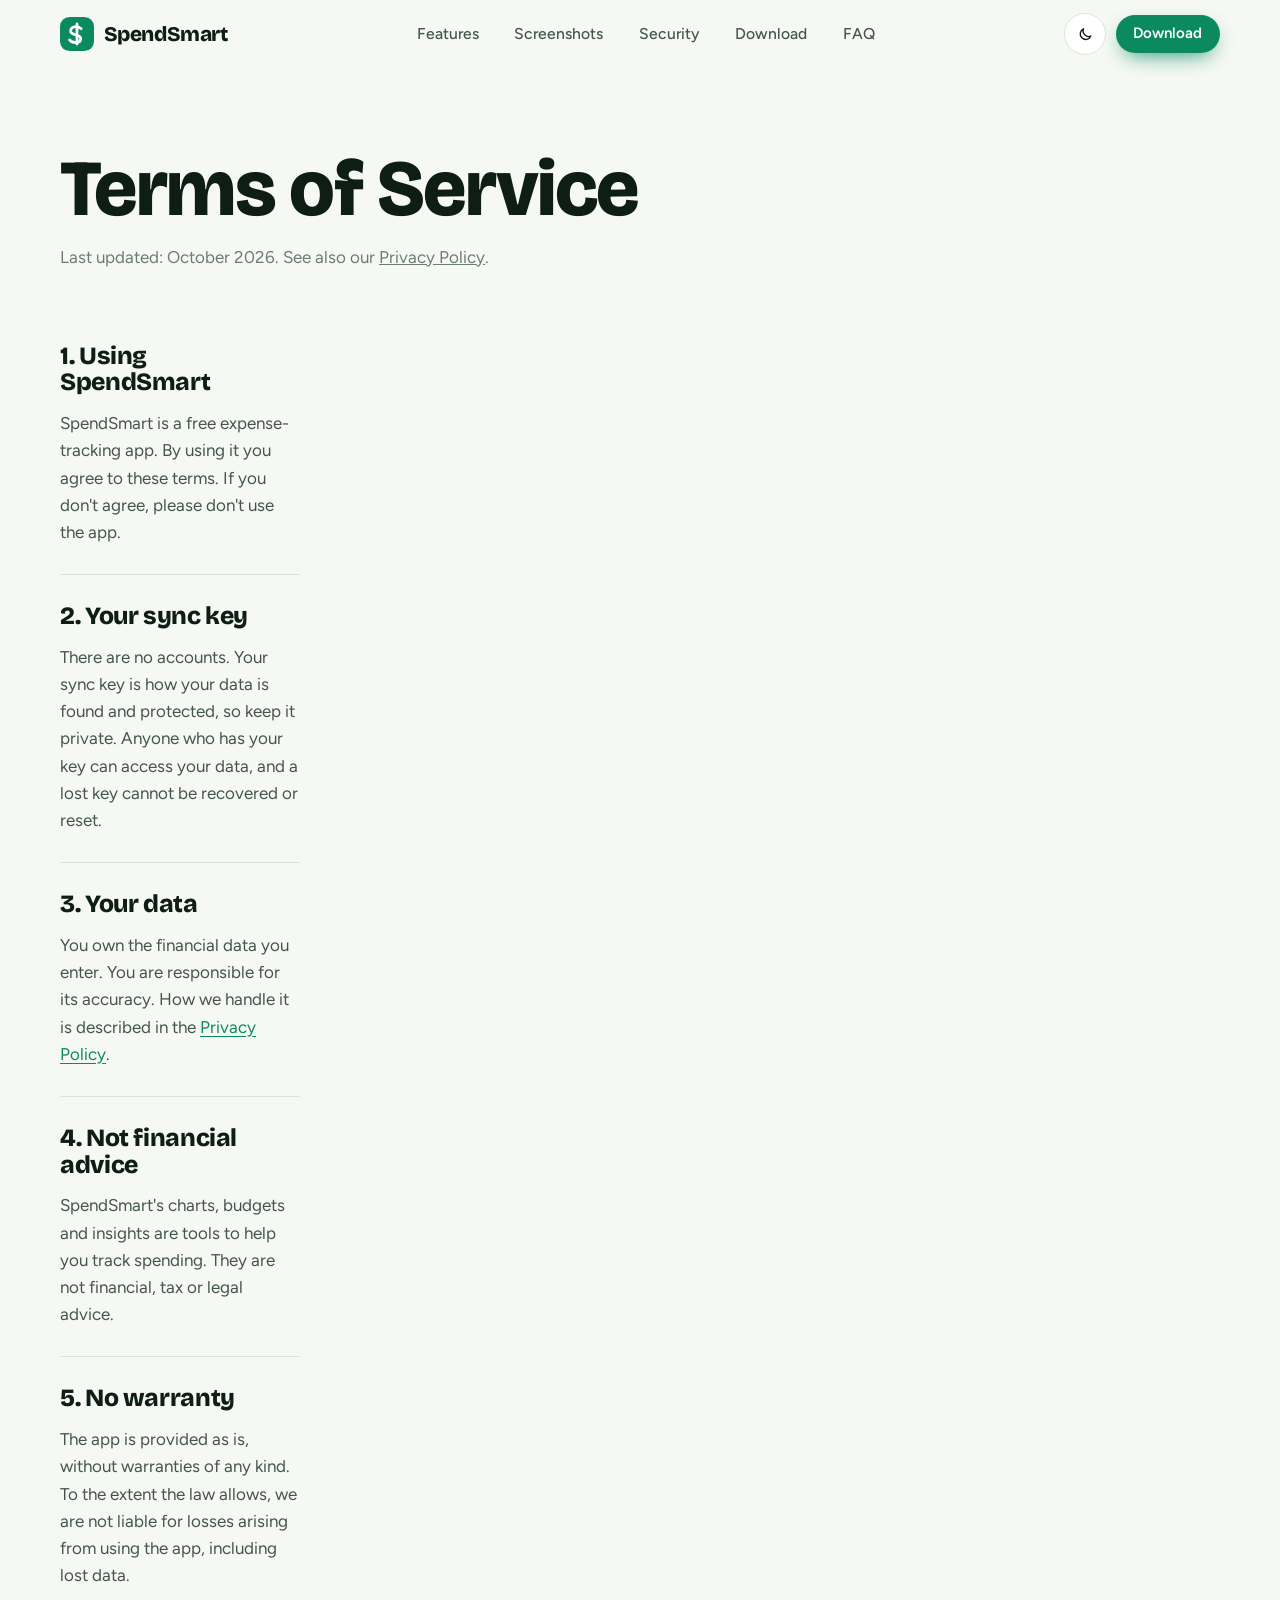
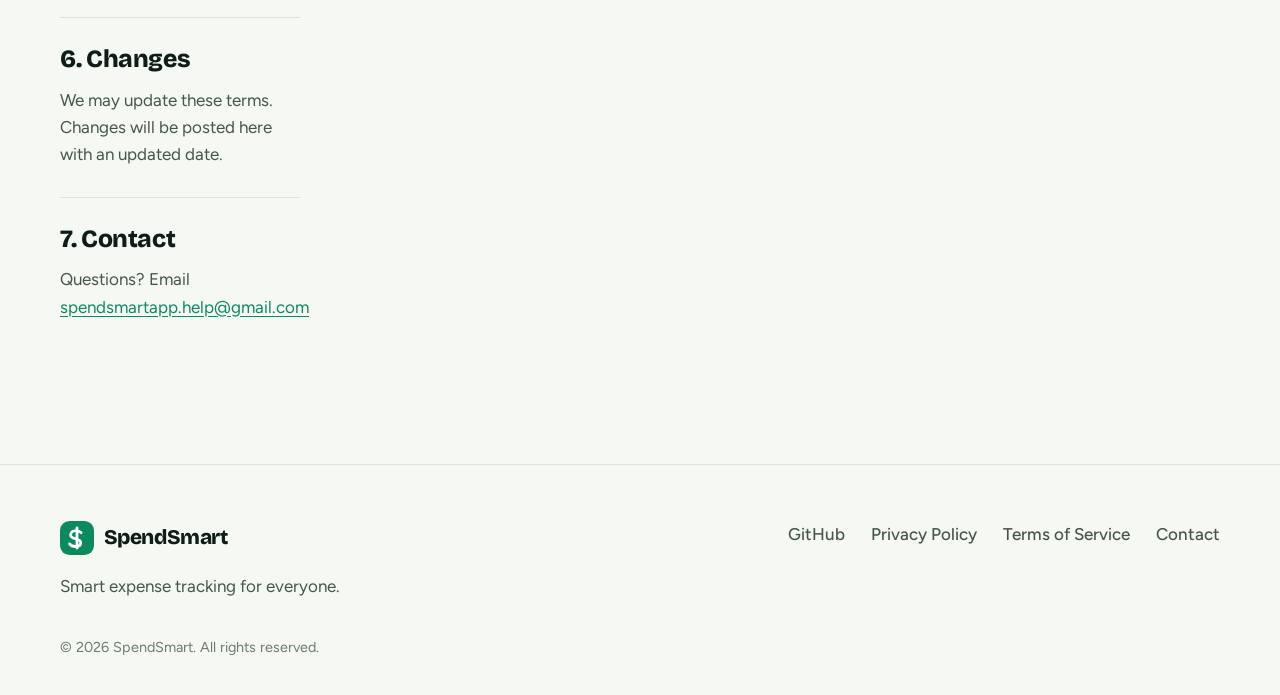
<file: terms.html>
<!DOCTYPE html>
<html lang="en">
<head>
  <meta charset="UTF-8">
  <meta name="viewport" content="width=device-width, initial-scale=1.0">
  <title>Terms of Service - SpendSmart</title>
  <meta name="description" content="SpendSmart Terms of Service.">
  <meta name="theme-color" content="#0B8A5F">
  <link rel="canonical" href="https://mikusan-dot.github.io/Spendsmart_Website/terms.html">
  <link rel="icon" type="image/svg+xml" href="public/favicon.svg">
  <link rel="icon" href="public/favicon.ico" sizes="any">
  <link rel="preconnect" href="https://fonts.googleapis.com">
  <link rel="preconnect" href="https://fonts.gstatic.com" crossorigin>
  <link href="https://fonts.googleapis.com/css2?family=Bricolage+Grotesque:opsz,wght@12..96,500;12..96,700;12..96,800&family=Figtree:wght@400;500;600&family=JetBrains+Mono:wght@500&display=swap" rel="stylesheet">
  <link rel="stylesheet" href="src/styles.css">
  <script>
    try { var t = localStorage.getItem('ss-theme'); if (t) document.documentElement.setAttribute('data-theme', t); } catch (e) {}
  </script>
</head>
<body>
  <a class="skip" href="#main">Skip to content</a>

  <svg width="0" height="0" style="position:absolute" aria-hidden="true">
    <defs>
      <symbol id="i-moon" viewBox="0 0 24 24"><path d="M20 14.5A8 8 0 0 1 9.5 4 8 8 0 1 0 20 14.5Z" fill="none" stroke="currentColor" stroke-width="2" stroke-linejoin="round"/></symbol>
      <symbol id="i-sun" viewBox="0 0 24 24"><circle cx="12" cy="12" r="4" fill="none" stroke="currentColor" stroke-width="2"/><path d="M12 2v2M12 20v2M2 12h2M20 12h2M4.9 4.9l1.4 1.4M17.7 17.7l1.4 1.4M4.9 19.1l1.4-1.4M17.7 6.3l1.4-1.4" stroke="currentColor" stroke-width="2" stroke-linecap="round"/></symbol>
      <symbol id="logo" viewBox="0 0 32 32"><rect width="32" height="32" rx="9" fill="currentColor"/><path d="M9 21.500c1.200 1.500 3.200 2.500 5.500 2.500 3 0 5-1.400 5-3.600 0-5-9.500-2.400-9.500-7.200C10 10.700 12 9 15 9c2 0 3.700.7 4.900 2" fill="none" stroke="#fff" stroke-width="2.600" stroke-linecap="round"/><path d="M16 6.500v19" stroke="#fff" stroke-width="2.600" stroke-linecap="round"/></symbol>
    </defs>
  </svg>

  <header class="nav" id="top">
    <div class="wrap nav__in">
      <a class="brand" href="index.html" aria-label="SpendSmart home">
        <svg class="brand__mark" aria-hidden="true"><use href="#logo"/></svg>
        <span>SpendSmart</span>
      </a>
      <nav class="nav__links" id="menu" aria-label="Main">
        <a href="index.html#features">Features</a>
        <a href="index.html#screens">Screenshots</a>
        <a href="index.html#security">Security</a>
        <a href="index.html#download">Download</a>
        <a href="index.html#faq">FAQ</a>
      </nav>
      <div class="nav__actions">
        <button class="icon-btn" id="themeBtn" type="button" aria-label="Switch to dark mode">
          <svg class="i-moon" aria-hidden="true"><use href="#i-moon"/></svg>
          <svg class="i-sun" aria-hidden="true"><use href="#i-sun"/></svg>
        </button>
        <a class="btn btn--sm btn--primary nav__cta" href="index.html#download">Download</a>
        <button class="icon-btn nav__toggle" id="menuBtn" type="button" aria-expanded="false" aria-controls="menu" aria-label="Open menu">
          <span class="burger" aria-hidden="true"></span>
        </button>
      </div>
    </div>
  </header>

  <main id="main" class="doc">
    <div class="wrap doc__grid">
      <div class="doc__head">
        <h1>Terms of Service</h1>
        <p>Last updated: October 2026. See also our <a href="privacy.html">Privacy Policy</a>.</p>
      </div>

      <div class="prose">
        <section id="use"><h2>1. Using SpendSmart</h2>
          <p>SpendSmart is a free expense-tracking app. By using it you agree to these terms. If you don't agree, please don't use the app.</p></section>
        <section id="key"><h2>2. Your sync key</h2>
          <p>There are no accounts. Your sync key is how your data is found and protected, so keep it private. Anyone who has your key can access your data, and a lost key cannot be recovered or reset.</p></section>
        <section id="content"><h2>3. Your data</h2>
          <p>You own the financial data you enter. You are responsible for its accuracy. How we handle it is described in the <a href="privacy.html">Privacy Policy</a>.</p></section>
        <section id="info"><h2>4. Not financial advice</h2>
          <p>SpendSmart's charts, budgets and insights are tools to help you track spending. They are not financial, tax or legal advice.</p></section>
        <section id="warranty"><h2>5. No warranty</h2>
          <p>The app is provided as is, without warranties of any kind. To the extent the law allows, we are not liable for losses arising from using the app, including lost data.</p></section>
        <section id="changes"><h2>6. Changes</h2>
          <p>We may update these terms. Changes will be posted here with an updated date.</p></section>
        <section id="contact"><h2>7. Contact</h2>
          <p>Questions? Email <a href="mailto:spendsmartapp.help@gmail.com">spendsmartapp.help@gmail.com</a></p></section>
      </div>
    </div>
  </main>

  <footer class="foot">
    <div class="wrap foot__in">
      <div>
        <a class="brand" href="index.html" aria-label="SpendSmart home">
          <svg class="brand__mark" aria-hidden="true"><use href="#logo"/></svg>
          <span>SpendSmart</span>
        </a>
        <p>Smart expense tracking for everyone.</p>
      </div>
      <nav class="foot__links" aria-label="Footer">
        <a href="https://github.com/mikusan-dot/Spendsmart_Website" rel="noopener">GitHub</a>
        <a href="privacy.html">Privacy Policy</a>
        <a href="terms.html">Terms of Service</a>
        <a href="mailto:spendsmartapp.help@gmail.com">Contact</a>
      </nav>
    </div>
    <div class="wrap foot__legal">&copy; 2026 SpendSmart. All rights reserved.</div>
  </footer>

  <script src="src/app.js"></script>
</body>
</html>
</file>
<file: src/styles.css>
/* SpendSmart – design system
   Edit the tokens in :root to retheme the whole site. */

:root {
  --bg: #F6F8F4;
  --surface: #FFFFFF;
  --surface-2: #EEF2EC;
  --ink: #0F1D17;
  --ink-2: #44554B;
  --ink-3: #6B7C72;
  --line: #DDE4DB;
  --brand: #0B8A5F;
  --brand-ink: #FFFFFF;
  --brand-soft: #DDF3E9;
  --accent: #F5A524;
  --warn: #E8873A;
  --deep: #0C2A20;
  --deep-2: #123A2C;
  --deep-ink: #E8F4EE;
  --shadow: 0 1px 2px rgba(15,29,23,.06), 0 12px 32px -12px rgba(15,29,23,.18);
  --shadow-lg: 0 2px 4px rgba(15,29,23,.06), 0 40px 80px -24px rgba(11,60,42,.35);
  --r-sm: 10px;
  --r-md: 16px;
  --r-lg: 26px;
  --font-display: "Bricolage Grotesque", "Segoe UI", system-ui, sans-serif;
  --font-body: "Figtree", "Segoe UI", system-ui, sans-serif;
  --font-mono: "JetBrains Mono", ui-monospace, "SF Mono", Menlo, monospace;
  color-scheme: light;
}

:root[data-theme="dark"] {
  --bg: #0A1511;
  --surface: #11201A;
  --surface-2: #162A22;
  --ink: #EAF3EE;
  --ink-2: #AFC2B7;
  --ink-3: #82968B;
  --line: #213A2F;
  --brand: #2BC58C;
  --brand-ink: #04241A;
  --brand-soft: #123D2D;
  --deep: #071A13;
  --deep-2: #0E2A20;
  --deep-ink: #E8F4EE;
  --shadow: 0 1px 2px rgba(0,0,0,.3), 0 12px 32px -12px rgba(0,0,0,.6);
  --shadow-lg: 0 2px 4px rgba(0,0,0,.3), 0 40px 80px -24px rgba(0,0,0,.7);
  color-scheme: dark;
}

@media (prefers-color-scheme: dark) {
  :root:not([data-theme="light"]) {
    --bg: #0A1511;
    --surface: #11201A;
    --surface-2: #162A22;
    --ink: #EAF3EE;
    --ink-2: #AFC2B7;
    --ink-3: #82968B;
    --line: #213A2F;
    --brand: #2BC58C;
    --brand-ink: #04241A;
    --brand-soft: #123D2D;
    --deep: #071A13;
    --deep-2: #0E2A20;
    --deep-ink: #E8F4EE;
    --shadow: 0 1px 2px rgba(0,0,0,.3), 0 12px 32px -12px rgba(0,0,0,.6);
    --shadow-lg: 0 2px 4px rgba(0,0,0,.3), 0 40px 80px -24px rgba(0,0,0,.7);
    color-scheme: dark;
  }
}

/* ---------- Base ---------- */
*, *::before, *::after { box-sizing: border-box; }
html { scroll-behavior: smooth; scroll-padding-top: 84px; }
body {
  margin: 0;
  background: var(--bg);
  color: var(--ink);
  font-family: var(--font-body);
  font-size: 1.0625rem;
  line-height: 1.6;
  -webkit-font-smoothing: antialiased;
  text-rendering: optimizeLegibility;
  transition: background-color .3s, color .3s;
}
h1, h2, h3 { font-family: var(--font-display); line-height: 1.08; letter-spacing: -.02em; margin: 0; font-weight: 800; }
h1 { font-size: clamp(2.8rem, 6.2vw, 5rem); }
h2 { font-size: clamp(2rem, 4vw, 3rem); }
h3 { font-size: 1.2rem; font-weight: 700; letter-spacing: -.01em; line-height: 1.25; }
p { margin: 0; }
a { color: inherit; }
svg { width: 1.25em; height: 1.25em; flex: none; }
code { font-family: var(--font-mono); font-size: .86em; }
.wrap { width: min(1160px, 100% - 40px); margin-inline: auto; }
.lead { font-size: 1.2rem; color: var(--ink-2); max-width: 34em; }
.sr-only { position: absolute; width: 1px; height: 1px; overflow: hidden; clip: rect(0 0 0 0); white-space: nowrap; }
.skip { position: absolute; left: 12px; top: -60px; background: var(--ink); color: var(--bg); padding: 10px 16px; border-radius: var(--r-sm); z-index: 100; }
.skip:focus { top: 12px; }
:focus-visible { outline: 3px solid var(--brand); outline-offset: 3px; border-radius: 6px; }

/* ---------- Buttons ---------- */
.btn {
  display: inline-flex; align-items: center; justify-content: center; gap: .6em;
  font: 600 1rem/1 var(--font-body);
  padding: .95em 1.4em; border-radius: 999px; border: 1.5px solid transparent;
  text-decoration: none; cursor: pointer;
  transition: transform .18s, box-shadow .18s, background-color .18s, border-color .18s;
}
.btn:active { transform: translateY(1px) scale(.99); }
.btn--lg { padding: 1.05em 1.6em; font-size: 1.04rem; }
.btn--sm { padding: .7em 1.1em; font-size: .94rem; }
.btn--primary { background: var(--brand); color: var(--brand-ink); box-shadow: 0 8px 22px -8px var(--brand); }
.btn--primary:hover { transform: translateY(-2px); box-shadow: 0 14px 28px -10px var(--brand); }
.btn--ghost { background: transparent; border-color: var(--line); color: var(--ink); }
.btn--ghost:hover { border-color: var(--ink-3); background: var(--surface); }
.btn--light { background: var(--deep-ink); color: var(--deep); }
.btn--light:hover { background: #fff; }

.icon-btn {
  display: inline-grid; place-items: center; width: 42px; height: 42px;
  border-radius: 50%; border: 1.5px solid var(--line); background: var(--surface);
  color: var(--ink); cursor: pointer; transition: border-color .18s, background-color .18s;
}
.icon-btn:hover { border-color: var(--ink-3); }

/* ---------- Nav ---------- */
.nav {
  position: sticky; top: 0; z-index: 50;
  background: color-mix(in srgb, var(--bg) 82%, transparent);
  backdrop-filter: saturate(1.4) blur(14px);
  -webkit-backdrop-filter: saturate(1.4) blur(14px);
  border-bottom: 1px solid transparent;
  transition: border-color .25s;
}
.nav.is-stuck { border-bottom-color: var(--line); }
.nav__in { display: flex; align-items: center; justify-content: space-between; height: 68px; gap: 16px; }
.brand { display: inline-flex; align-items: center; gap: .6rem; text-decoration: none; font: 800 1.3rem var(--font-display); letter-spacing: -.02em; color: var(--ink); }
.brand__mark { width: 34px; height: 34px; color: var(--brand); }
.nav__links { display: flex; gap: 6px; }
.nav__links a { text-decoration: none; padding: .5em .95em; border-radius: 999px; color: var(--ink-2); font-weight: 500; font-size: .98rem; transition: background-color .18s, color .18s; }
.nav__links a:hover { background: var(--surface-2); color: var(--ink); }
.nav__actions { display: flex; align-items: center; gap: 10px; }
.nav__toggle { display: none; }
.burger, .burger::before, .burger::after { display: block; width: 18px; height: 2px; background: currentColor; border-radius: 2px; position: relative; transition: transform .25s, top .25s, opacity .2s; }
.burger::before, .burger::after { content: ""; position: absolute; left: 0; }
.burger::before { top: -6px; }
.burger::after { top: 6px; }
.nav__toggle[aria-expanded="true"] .burger { background: transparent; }
.nav__toggle[aria-expanded="true"] .burger::before { top: 0; transform: rotate(45deg); }
.nav__toggle[aria-expanded="true"] .burger::after { top: 0; transform: rotate(-45deg); }
.i-sun { display: none; }
:root[data-theme="dark"] .i-sun { display: block; }
:root[data-theme="dark"] .i-moon { display: none; }
@media (prefers-color-scheme: dark) {
  :root:not([data-theme="light"]) .i-sun { display: block; }
  :root:not([data-theme="light"]) .i-moon { display: none; }
}

/* ---------- Hero ---------- */
.hero { position: relative; padding: clamp(40px, 7vw, 88px) 0 clamp(56px, 8vw, 110px); overflow: clip; }
.hero::before {
  content: ""; position: absolute; inset: -20% -10% auto auto; width: 70vw; height: 70vw; max-width: 860px; max-height: 860px;
  background: radial-gradient(closest-side, color-mix(in srgb, var(--brand) 22%, transparent), transparent 70%);
  z-index: -1; pointer-events: none;
}
.hero__grid { display: grid; grid-template-columns: 1.1fr .9fr; gap: clamp(32px, 5vw, 72px); align-items: center; }
.hero__copy h1 { margin: 20px 0 22px; }
.pill {
  display: inline-flex; align-items: center; gap: .55em;
  padding: .5em 1em .5em .8em; border-radius: 999px;
  background: var(--brand-soft); color: var(--brand);
  font-weight: 600; font-size: .92rem;
}
:root[data-theme="dark"] .pill { color: var(--brand); }
.hero__cta { display: flex; flex-wrap: wrap; gap: 12px; margin-top: 32px; }
.hero__facts { list-style: none; padding: 0; margin: 28px 0 0; display: flex; flex-wrap: wrap; gap: 10px 22px; color: var(--ink-2); font-size: .96rem; }
.hero__facts li { display: inline-flex; align-items: center; gap: .45em; }
.hero__facts svg { color: var(--brand); width: 1.1em; height: 1.1em; }

/* Phones (real screenshots) */
.stage { position: relative; display: grid; place-items: center; padding: 20px 0; min-height: 600px; }
.phone {
  position: relative; background: #0B1511; border-radius: 40px; padding: 9px;
  box-shadow: var(--shadow-lg), inset 0 0 0 2px #24352D;
}
.phone .screen { border-radius: 32px; overflow: hidden; background: #0B0F12; line-height: 0; }
.phone .screen img { width: 100%; height: auto; display: block; }
.phone__cam { position: absolute; top: 18px; left: 50%; width: 11px; height: 11px; border-radius: 50%; background: #0B1511; transform: translateX(-50%); z-index: 2; box-shadow: inset 0 0 0 2px #1B2A23; }
.phone--front { --rot: -3deg; width: min(268px, 64vw); transform: translateX(-46px) rotate(var(--rot)); z-index: 2; animation: rise .9s cubic-bezier(.2,.8,.2,1) both; }
.phone--back { --rot: 6deg; width: min(236px, 56vw); position: absolute; right: 0; top: 64px; transform: rotate(var(--rot)); z-index: 1; animation: rise-back 1s .15s cubic-bezier(.2,.8,.2,1) both; }
.phone--s { width: 100%; }
@keyframes rise { from { opacity: 0; transform: translate(-46px, 40px) rotate(-6deg); } to { opacity: 1; transform: translateX(-46px) rotate(var(--rot)); } }
@keyframes rise-back { from { opacity: 0; transform: translateY(50px) rotate(10deg); } to { opacity: 1; transform: rotate(var(--rot)); } }

/* ---------- Sections ---------- */
.section { padding: clamp(64px, 9vw, 120px) 0; }
.section__head { max-width: 640px; margin-bottom: clamp(32px, 5vw, 56px); }
.section__head p { color: var(--ink-2); margin-top: 14px; font-size: 1.15rem; }

/* Bento */
.bento { display: grid; grid-template-columns: repeat(6, 1fr); gap: 16px; }
.tile {
  background: var(--surface); border: 1px solid var(--line); border-radius: var(--r-lg);
  padding: clamp(22px, 3vw, 30px); display: flex; flex-direction: column; gap: 12px;
  transition: transform .25s, box-shadow .25s, border-color .25s;
}
.tile:hover { transform: translateY(-3px); box-shadow: var(--shadow); border-color: color-mix(in srgb, var(--brand) 30%, var(--line)); }
.tile p { color: var(--ink-2); font-size: 1rem; }
.tile__head { display: flex; align-items: center; gap: 12px; }
.tile--cat { grid-column: span 3; }
.tile--budget { grid-column: span 3; }
.tile--insights { grid-column: span 2; }
.tile--sync { grid-column: span 2; }
.tile--dark { grid-column: span 2; }
.tile--privacy { grid-column: span 6; flex-direction: row; align-items: center; flex-wrap: wrap; gap: 14px 40px; background: var(--brand-soft); border-color: transparent; }
.tile--privacy > .tile__head { flex: 0 0 auto; }
.tile--privacy > p { flex: 1 1 280px; color: var(--ink); }
.ic { display: inline-grid; place-items: center; width: 42px; height: 42px; border-radius: 13px; background: var(--brand-soft); color: var(--brand); flex: none; }
.tile--privacy .ic { background: var(--surface); }
.ic--inv { background: color-mix(in srgb, var(--deep-ink) 12%, transparent); color: var(--deep-ink); }

.bars { margin-top: auto; padding-top: 10px; display: grid; gap: 12px; }
.bars__row { display: grid; grid-template-columns: 74px 1fr 48px; align-items: center; gap: 12px; font-size: .9rem; color: var(--ink-2); }
.bars__row i { height: 12px; border-radius: 99px; background: var(--surface-2); position: relative; overflow: hidden; }
.bars__row i::after { content: ""; position: absolute; inset: 0 auto 0 0; width: var(--w); background: var(--c); border-radius: 99px; transform-origin: left; transform: scaleX(0); transition: transform 1s cubic-bezier(.2,.8,.2,1); }
.bars.in .bars__row i::after, .no-js .bars__row i::after { transform: scaleX(1); }
.bars__row b { text-align: right; color: var(--ink); font-variant-numeric: tabular-nums; }

.meters { margin-top: auto; padding-top: 10px; display: grid; gap: 14px; }
.meter__top { display: flex; justify-content: space-between; font-size: .9rem; color: var(--ink-2); margin-bottom: 6px; }
.meter__top b { color: var(--ink); }
.meter__bar { height: 12px; border-radius: 99px; background: var(--surface-2); overflow: hidden; }
.meter__bar i { display: block; height: 100%; width: var(--w); background: var(--brand); border-radius: 99px; transform-origin: left; transform: scaleX(0); transition: transform 1s .1s cubic-bezier(.2,.8,.2,1); }
.meter__bar.warn i { background: var(--warn); }
.meters.in .meter__bar i { transform: scaleX(1); }

.spark { width: 100%; height: 76px; margin-top: auto; overflow: visible; }
.spark__area { fill: color-mix(in srgb, var(--brand) 18%, transparent); }
.spark__line { fill: none; stroke: var(--brand); stroke-width: 2.5; stroke-linecap: round; stroke-linejoin: round; vector-effect: non-scaling-stroke; stroke-dasharray: 400; stroke-dashoffset: 400; transition: stroke-dashoffset 1.6s cubic-bezier(.2,.8,.2,1); }
.spark.in .spark__line { stroke-dashoffset: 0; }

.syncviz { margin-top: auto; padding-top: 10px; display: flex; align-items: center; gap: 8px; }
.dev { width: 34px; height: 54px; border-radius: 9px; border: 2.5px solid var(--ink-3); position: relative; flex: none; }
.dev::after { content: ""; position: absolute; left: 50%; bottom: 4px; width: 10px; height: 2.5px; background: var(--ink-3); border-radius: 2px; transform: translateX(-50%); }
.dev--b { width: 52px; height: 38px; }
.syncviz__line { flex: 1; height: 2px; background: repeating-linear-gradient(90deg, var(--ink-3) 0 6px, transparent 6px 12px); background-size: 12px 2px; animation: flow 1s linear infinite; }
.syncviz__lock { width: 36px; height: 36px; display: grid; place-items: center; border-radius: 50%; background: var(--brand); color: var(--brand-ink); flex: none; }
@keyframes flow { to { background-position: 12px 0; } }

.switch {
  margin-top: auto; display: inline-flex; align-items: center; gap: 14px; align-self: flex-start;
  background: var(--surface-2); border: 1.5px solid var(--line); border-radius: 999px;
  padding: 6px 18px 6px 6px; cursor: pointer; color: var(--ink); font: 600 .92rem var(--font-body);
}
.switch__knob { width: 40px; height: 26px; border-radius: 99px; background: var(--ink-3); position: relative; transition: background-color .25s; }
.switch__knob::after { content: ""; position: absolute; top: 3px; left: 3px; width: 20px; height: 20px; border-radius: 50%; background: #fff; transition: transform .25s cubic-bezier(.3,1.4,.5,1); }
.switch[aria-checked="true"] .switch__knob { background: var(--brand); }
.switch[aria-checked="true"] .switch__knob::after { transform: translateX(14px); }

.nos { list-style: none; padding: 0; margin: 0; display: flex; flex-wrap: wrap; gap: 8px; }
.nos li { display: inline-flex; align-items: center; gap: .4em; padding: .4em .9em .4em .7em; background: var(--surface); border-radius: 99px; font-weight: 600; font-size: .92rem; text-decoration: line-through; text-decoration-color: color-mix(in srgb, var(--ink) 40%, transparent); }
.nos svg { color: var(--brand); width: 1em; height: 1em; }

/* ---------- Security ---------- */
.security { background: var(--deep); color: var(--deep-ink); padding: clamp(64px, 9vw, 120px) 0; position: relative; overflow: clip; }
.security::before { content: ""; position: absolute; width: 640px; height: 640px; right: -180px; top: -240px; background: radial-gradient(closest-side, color-mix(in srgb, var(--brand) 30%, transparent), transparent 70%); pointer-events: none; }
.security__grid { display: grid; grid-template-columns: 1.05fr .95fr; gap: clamp(32px, 6vw, 80px); align-items: start; position: relative; }
.security .lead { color: color-mix(in srgb, var(--deep-ink) 75%, transparent); margin-top: 18px; }
.keybox { margin-top: 34px; background: var(--deep-2); border: 1px solid color-mix(in srgb, var(--deep-ink) 14%, transparent); border-radius: var(--r-md); padding: 20px; }
.keybox__label { font-size: .86rem; color: color-mix(in srgb, var(--deep-ink) 65%, transparent); margin-bottom: 12px; }
.keybox__row { display: flex; flex-wrap: wrap; align-items: center; gap: 12px; justify-content: space-between; }
.keybox code { font-size: clamp(.82rem, 2.4vw, 1rem); color: #7EE8BE; letter-spacing: .02em; word-break: break-all; }
.keybox__note { font-size: .82rem; margin-top: 14px; color: color-mix(in srgb, var(--deep-ink) 55%, transparent); line-height: 1.5; }
.points { list-style: none; padding: 0; margin: 0; display: grid; gap: 14px; }
.points li { display: flex; gap: 16px; padding: 22px; border-radius: var(--r-md); background: color-mix(in srgb, var(--deep-ink) 5%, transparent); border: 1px solid color-mix(in srgb, var(--deep-ink) 10%, transparent); }
.points p { color: color-mix(in srgb, var(--deep-ink) 70%, transparent); font-size: .98rem; margin-top: 6px; }

/* ---------- Download ---------- */
.dl { display: grid; grid-template-columns: 1.1fr .9fr; gap: clamp(28px, 5vw, 64px); align-items: center; background: var(--surface); border: 1px solid var(--line); border-radius: 34px; padding: clamp(28px, 5vw, 64px); box-shadow: var(--shadow); }
.dl .lead { margin-top: 14px; }
.dl__btns { display: flex; flex-wrap: wrap; gap: 12px; margin-top: 30px; }
.specs { display: flex; flex-wrap: wrap; gap: 8px 36px; margin: 32px 0 0; }
.specs dt { font-size: .82rem; color: var(--ink-3); }
.specs dd { margin: 2px 0 0; font: 700 1.25rem var(--font-display); }
.verify { background: var(--surface-2); border-radius: var(--r-md); padding: 24px; }
.verify h3 { margin-bottom: 8px; }
.verify p { color: var(--ink-2); font-size: .96rem; }
.hash { display: flex; align-items: center; gap: 10px; margin: 16px 0; padding: 10px 10px 10px 16px; background: var(--surface); border: 1px solid var(--line); border-radius: var(--r-sm); }
.hash code { flex: 1; font-size: .78rem; word-break: break-all; line-height: 1.5; }
.hash .icon-btn { width: 38px; height: 38px; }
.hash .icon-btn.done { background: var(--brand); color: var(--brand-ink); border-color: var(--brand); }
.verify__hint { font-size: .86rem !important; color: var(--ink-3) !important; }
.verify__hint code { background: var(--surface); padding: .1em .4em; border-radius: 5px; font-size: .85em; }

/* ---------- Footer ---------- */
.foot { padding: 56px 0 36px; border-top: 1px solid var(--line); }
.foot__in { display: flex; flex-wrap: wrap; justify-content: space-between; gap: 28px; }
.foot p { color: var(--ink-2); margin-top: 10px; }
.foot__links { display: flex; flex-wrap: wrap; gap: 8px 26px; align-items: flex-start; }
.foot__links a { color: var(--ink-2); text-decoration: none; font-weight: 500; }
.foot__links a:hover { color: var(--brand); text-decoration: underline; text-underline-offset: 4px; }
.foot__legal { margin-top: 36px; color: var(--ink-3); font-size: .9rem; }

/* ---------- Privacy page ---------- */
.doc { padding: clamp(40px, 6vw, 80px) 0 clamp(64px, 9vw, 120px); }
.doc__grid { display: grid; grid-template-columns: 240px minmax(0, 1fr); gap: clamp(28px, 5vw, 72px); align-items: start; }
.doc__head { grid-column: 1 / -1; margin-bottom: 8px; }
.doc__head p { margin-top: 12px; color: var(--ink-3); }
.toc { position: sticky; top: 92px; display: grid; gap: 2px; font-size: .94rem; }
.toc a { text-decoration: none; padding: .45em .8em; border-radius: 10px; color: var(--ink-2); border-left: 3px solid transparent; transition: background-color .15s, color .15s; }
.toc a:hover { background: var(--surface-2); }
.toc a.on { color: var(--brand); border-left-color: var(--brand); background: var(--brand-soft); font-weight: 600; }
.prose { max-width: 70ch; }
.prose section { padding: 28px 0; border-top: 1px solid var(--line); }
.prose section:first-child { border-top: 0; padding-top: 0; }
.prose h2 { font-size: 1.55rem; margin-bottom: 14px; letter-spacing: -.015em; }
.prose p { color: var(--ink-2); margin-top: 12px; }
.prose ul { margin: 12px 0 0; padding-left: 1.2em; color: var(--ink-2); display: grid; gap: 8px; }
.prose li::marker { color: var(--brand); }
.prose strong { color: var(--ink); }
.prose a { color: var(--brand); text-underline-offset: 3px; }
.prose code { background: var(--surface-2); padding: .12em .45em; border-radius: 6px; }
.callout { margin-top: 16px; padding: 14px 18px; border-radius: var(--r-md); background: var(--brand-soft); color: var(--ink) !important; }

/* ---------- Screenshots gallery ---------- */
.section--tint { background: var(--surface-2); }
.section__row .section__head { max-width: 760px; }
.section__row { display: flex; align-items: flex-end; justify-content: space-between; gap: 24px; margin-bottom: 8px; }
.gallery__ctrl { display: flex; gap: 10px; padding-bottom: clamp(32px, 5vw, 56px); }
.gallery__ctrl .icon-btn:disabled { opacity: .35; cursor: default; }
.gallery__track {
  --pad: max(20px, calc((100vw - 1160px) / 2));
  display: flex; gap: 28px; overflow-x: auto; scroll-snap-type: x mandatory;
  padding: 12px var(--pad) 32px; scroll-padding-inline: var(--pad);
  scrollbar-width: thin; scrollbar-color: var(--ink-3) transparent;
  overscroll-behavior-x: contain;
}
.shot { flex: 0 0 auto; width: 244px; margin: 0; scroll-snap-align: start; }
.shot figcaption { margin-top: 22px; padding-inline: 4px; }
.shot figcaption p { color: var(--ink-2); font-size: .96rem; margin-top: 6px; }

/* ---------- How it works ---------- */
.steps { list-style: none; counter-reset: step; padding: 0; margin: 0; display: grid; grid-template-columns: repeat(4, 1fr); gap: 28px; }
.steps li { counter-increment: step; border-top: 2px solid var(--line); padding-top: 22px; position: relative; }
.steps li::before {
  content: counter(step); position: absolute; top: -17px; left: 0;
  width: 32px; height: 32px; border-radius: 50%; display: grid; place-items: center;
  background: var(--brand); color: var(--brand-ink); font: 700 .95rem var(--font-display);
}
.steps li p { color: var(--ink-2); font-size: .98rem; margin-top: 8px; }

/* ---------- APK steps ---------- */
.apk { margin-top: 34px; padding-top: 26px; border-top: 1px solid var(--line); }
.apk ol { margin: 12px 0 0; padding-left: 1.3em; color: var(--ink-2); display: grid; gap: 6px; font-size: .98rem; }
.apk li::marker { color: var(--brand); font-weight: 700; }
.apk p { margin-top: 12px; font-size: .92rem; color: var(--ink-3); }

/* ---------- FAQ ---------- */
.faq { display: grid; grid-template-columns: .8fr 1.2fr; gap: clamp(28px, 6vw, 80px); align-items: start; }
.faq__head { position: sticky; top: 96px; }
.faq__head p { margin-top: 14px; color: var(--ink-2); }
.faq__head a { color: var(--brand); text-underline-offset: 3px; }
.faq__list { display: grid; gap: 10px; }
.faq details { background: var(--surface); border: 1px solid var(--line); border-radius: var(--r-md); transition: border-color .2s; }
.faq details[open] { border-color: color-mix(in srgb, var(--brand) 45%, var(--line)); }
.faq summary { list-style: none; cursor: pointer; padding: 18px 22px; font: 700 1.05rem var(--font-display); letter-spacing: -.01em; display: flex; justify-content: space-between; align-items: center; gap: 16px; }
.faq summary::-webkit-details-marker { display: none; }
.faq summary::after { content: ""; width: 12px; height: 12px; flex: none; border-right: 2.5px solid var(--ink-3); border-bottom: 2.5px solid var(--ink-3); transform: rotate(45deg) translate(-2px, -2px); transition: transform .25s; }
.faq details[open] summary::after { transform: rotate(-135deg) translate(-2px, -2px); border-color: var(--brand); }
.faq details p { padding: 0 22px 20px; color: var(--ink-2); max-width: 60ch; }

/* ---------- Responsive ---------- */
@media (max-width: 960px) {
  .hero__grid, .security__grid, .dl { grid-template-columns: 1fr; }
  .stage { order: -1; }
  .stage .toast { left: 4%; }
  .bento { grid-template-columns: repeat(2, 1fr); }
  .bento .tile { grid-column: span 1 !important; }
  .bento .tile--cat, .bento .tile--budget, .bento .tile--privacy { grid-column: span 2 !important; }
  .doc__grid { grid-template-columns: 1fr; }
  .toc { display: none; }
}
@media (max-width: 760px) {
  .nav__toggle { display: inline-grid; }
  .nav__cta { display: none; }
  .nav__links {
    position: absolute; left: 0; right: 0; top: 68px; flex-direction: column; gap: 0;
    background: var(--bg); border-bottom: 1px solid var(--line); padding: 8px 20px 18px;
    transform: translateY(-12px); opacity: 0; visibility: hidden; transition: transform .22s, opacity .22s, visibility .22s;
  }
  .nav__links.open { transform: none; opacity: 1; visibility: visible; }
  .nav__links a { padding: .9em .4em; border-radius: 0; border-bottom: 1px solid var(--line); font-size: 1.05rem; }
  .bento { grid-template-columns: 1fr; }
  .bento .tile, .bento .tile--cat, .bento .tile--budget, .bento .tile--privacy { grid-column: span 1 !important; }
  .hero__cta .btn, .dl__btns .btn { width: 100%; }
  .toast { display: none; }
}

@media (prefers-reduced-motion: reduce) {
  html { scroll-behavior: auto; }
  *, *::before, *::after { animation: none !important; transition: none !important; }
  .bars__row i::after, .meter__bar i { transform: none; }
  .spark__line { stroke-dashoffset: 0; }
}

@media (max-width: 960px) {
  .stage { min-height: 0; padding: 8px 0 24px; }
  .phone--front { transform: rotate(var(--rot)); animation-name: rise-m; }
  .phone--back { display: none; }
  .steps { grid-template-columns: repeat(2, 1fr); row-gap: 40px; }
  .faq { grid-template-columns: 1fr; }
  .faq__head { position: static; }
}
@media (max-width: 760px) {
  .steps { grid-template-columns: 1fr; }
  .section__row { align-items: flex-start; }
  .gallery__ctrl { display: none; }
  .shot { width: 218px; }
}
@keyframes rise-m { from { opacity: 0; transform: translateY(40px) rotate(-6deg); } to { opacity: 1; transform: rotate(var(--rot)); } }
</file>
